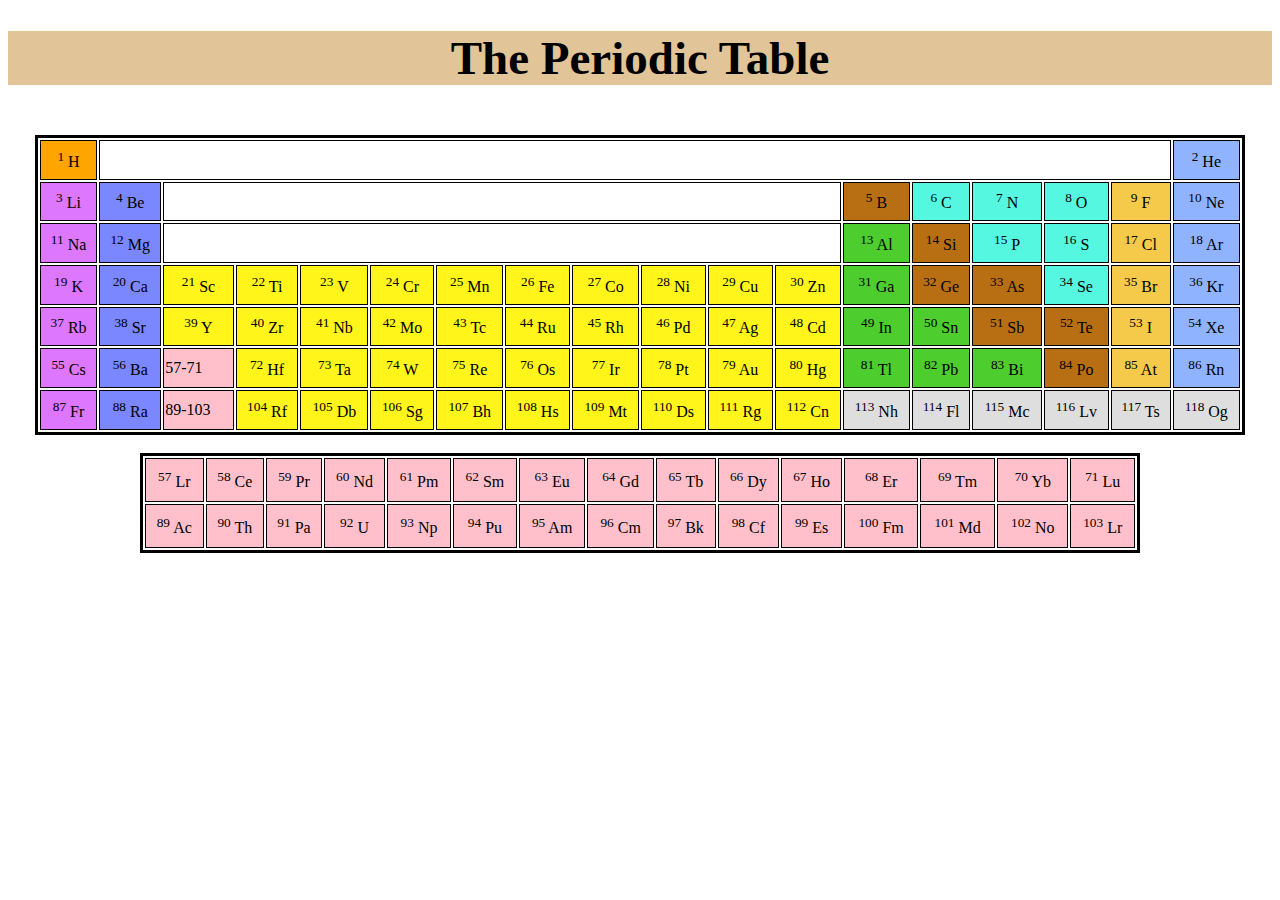
<file: Chap # 6/index.html>
<!DOCTYPE html>
<html lang="en">

<head>
    <meta charset="UTF-8">
    <meta name="viewport" content="width=device-width, initial-scale=1.0">
    <title> Periodic Table </title>
<head>


<body>
    <h1 style="text-align: center; font-size: 47px; background-color: rgb(225, 196, 152);">
    The Periodic Table </h1>
    

    <center>
    <table border="3" bordercolor="black" width="1210px" height="300px">

        <tr>
           <td bgcolor="orange" align="center"> <sup>1</sup>  H  </td> 
           <td colspan="16">  </td> 
           <td bgcolor="#90b3ff"  align="center"> <sup>2</sup>  He  </td> 
        </tr>

        <tr>
            <td bgcolor="#dd77fe" align="center"> <sup>3</sup>  Li  </td>
            <td bgcolor="#7a87ff" align="center"> <sup>4</sup>  Be  </td>
            <td colspan="10">  </td> 
            <td bgcolor="#b86f13" align="center"> <sup>5</sup>  B  </td>
            <td bgcolor="#56f7e" align="center"> <sup>6</sup>  C  </td>
            <td bgcolor="#56f7e" align="center"> <sup>7</sup>  N  </td>
            <td bgcolor="#56f7e" align="center"> <sup>8</sup>  O  </td>
            <td bgcolor="#f5c94a" align="center"> <sup>9</sup>  F  </td>
            <td bgcolor="#90b3ff" align="center"> <sup>10</sup>  Ne  </td>
        </tr>

        <tr>
            <td bgcolor="#dd77fe" align="center"> <sup>11</sup>  Na  </td>
            <td bgcolor="#7a87ff" align="center"> <sup>12</sup>  Mg  </td>
            <td colspan="10">  </td> 
            <td bgcolor="#4dcd2e" align="center"> <sup>13</sup>  Al  </td>
            <td bgcolor="#b86f13" align="center"> <sup>14</sup>  Si  </td>
            <td bgcolor="#56f7e" align="center"> <sup>15</sup>  P  </td>
            <td bgcolor="#56f7e" align="center"> <sup>16</sup>  S  </td>
            <td bgcolor="#f5c94a" align="center"> <sup>17</sup>  Cl  </td>
            <td bgcolor="#90b3ff" align="center"> <sup>18</sup>  Ar  </td>
        </tr>


        <tr>
            <td bgcolor="#dd77fe" align="center"> <sup>19</sup>  K  </td>
            <td bgcolor="#7a87ff" align="center"> <sup>20</sup>  Ca  </td>
            <td bgcolor="#fff51b" align="center"> <sup>21</sup>  Sc  </td>
            <td bgcolor="#fff51b" align="center"> <sup>22</sup>  Ti  </td>
            <td bgcolor="#fff51b" align="center"> <sup>23</sup>  V  </td>
            <td bgcolor="#fff51b" align="center"> <sup>24</sup>  Cr  </td> 
            <td bgcolor="#fff51b" align="center"> <sup>25</sup>  Mn  </td>
            <td bgcolor="#fff51b" align="center"> <sup>26</sup>  Fe  </td>
            <td bgcolor="#fff51b" align="center"> <sup>27</sup>  Co  </td>
            <td bgcolor="#fff51b" align="center"> <sup>28</sup>  Ni  </td>
            <td bgcolor="#fff51b" align="center"> <sup>29</sup>  Cu  </td>
            <td bgcolor="#fff51b" align="center"> <sup>30</sup>  Zn </td>

            <td bgcolor="#4dcd2e" align="center"> <sup>31</sup>  Ga  </td>
            <td bgcolor="#b86f13" align="center"> <sup>32</sup>  Ge  </td>
            <td bgcolor="#b86f13" align="center"> <sup>33</sup>  As  </td>
            <td bgcolor="#56f7e" align="center"> <sup>34</sup>  Se  </td>
            <td bgcolor="#f5c94a" align="center"> <sup>35</sup>  Br  </td>
            <td bgcolor="#90b3ff" align="center"> <sup>36</sup>  Kr  </td>    
        </tr>


        <tr>
            <td bgcolor="#dd77fe" align="center"> <sup>37</sup>  Rb  </td>
            <td bgcolor="#7a87ff" align="center"> <sup>38</sup>  Sr  </td>
            <td bgcolor="#fff51b" align="center"> <sup>39</sup>  Y  </td>
            <td bgcolor="#fff51b" align="center"> <sup>40</sup>  Zr  </td>
            <td bgcolor="#fff51b" align="center"> <sup>41</sup>  Nb  </td>
            <td bgcolor="#fff51b" align="center"> <sup>42</sup>  Mo  </td>
            <td bgcolor="#fff51b" align="center"> <sup>43</sup>  Tc  </td>
            <td bgcolor="#fff51b" align="center"> <sup>44</sup>  Ru  </td>
            <td bgcolor="#fff51b" align="center"> <sup>45</sup>  Rh  </td>
            <td bgcolor="#fff51b" align="center"> <sup>46</sup>  Pd  </td>
            <td bgcolor="#fff51b" align="center"> <sup>47</sup>  Ag  </td>
            <td bgcolor="#fff51b" align="center"> <sup>48</sup>  Cd  </td>

            <td bgcolor="#4dcd2e" align="center"> <sup>49</sup>  In  </td>
            <td bgcolor="#4dcd2e" align="center"> <sup>50</sup>  Sn  </td>
            <td bgcolor="#b86f13" align="center"> <sup>51</sup>  Sb  </td>
            <td bgcolor="#b86f13" align="center"> <sup>52</sup>  Te  </td>
            <td bgcolor="#f5c94a" align="center"> <sup>53</sup>  I  </td>
            <td bgcolor="#90b3ff" align="center"> <sup>54</sup>  Xe  </td>
        </tr>


        <tr> 
            <td bgcolor="#dd77fe" align="center"> <sup>55</sup>  Cs  </td>
            <td bgcolor="#7a87ff" align="center"> <sup>56</sup>  Ba  </td>
            <td bgcolor="pink"> 57-71</td>
            <td bgcolor="#fff51b" align="center"> <sup>72</sup>  Hf  </td>
            <td bgcolor="#fff51b" align="center"> <sup>73</sup>  Ta  </td>
            <td bgcolor="#fff51b" align="center"> <sup>74</sup>  W  </td>
            <td bgcolor="#fff51b" align="center"> <sup>75</sup>  Re  </td>
            <td bgcolor="#fff51b" align="center"> <sup>76</sup>  Os  </td>
            <td bgcolor="#fff51b" align="center"> <sup>77</sup>  Ir  </td>
            <td bgcolor="#fff51b" align="center"> <sup>78</sup>  Pt  </td>
            <td bgcolor="#fff51b" align="center"> <sup>79</sup>  Au  </td>
            <td bgcolor="#fff51b" align="center"> <sup>80</sup>  Hg  </td>

            <td bgcolor="#4dcd2e" align="center"> <sup>81</sup>  Tl  </td>
            <td bgcolor="#4dcd2e" align="center"> <sup>82</sup>  Pb  </td>
            <td bgcolor="#4dcd2e" align="center"> <sup>83</sup>  Bi  </td>
            <td bgcolor="#b86f13" align="center"> <sup>84</sup>  Po  </td>
            <td bgcolor="#f5c94a" align="center"> <sup>85</sup>  At  </td>
            <td bgcolor="#90b3ff" align="center"> <sup>86</sup>  Rn  </td>
        </tr>

        <tr>
            <td bgcolor="#dd77fe" align="center"> <sup>87</sup>  Fr  </td>
            <td bgcolor="#7a87ff" align="center"> <sup>88</sup>  Ra  </td>
            <td bgcolor="pink"> 89-103</td>
            <td bgcolor="#fff51b" align="center"> <sup>104</sup>  Rf  </td>
            <td bgcolor="#fff51b" align="center"> <sup>105</sup>  Db  </td>
            <td bgcolor="#fff51b" align="center"> <sup>106</sup>  Sg  </td>
            <td bgcolor="#fff51b" align="center"> <sup>107</sup>  Bh  </td>
            <td bgcolor="#fff51b" align="center"> <sup>108</sup>  Hs  </td>
            <td bgcolor="#fff51b" align="center"> <sup>109</sup>  Mt  </td>
            <td bgcolor="#fff51b" align="center"> <sup>110</sup>  Ds  </td>
            <td bgcolor="#fff51b" align="center"> <sup>111</sup>  Rg  </td>
            <td bgcolor="#fff51b" align="center"> <sup>112</sup>  Cn  </td>
            <td bgcolor="#dfdede" align="center"> <sup>113</sup>  Nh  </td>
            <td bgcolor="#dfdede" align="center"> <sup>114</sup>  Fl  </td>
            <td bgcolor="#dfdede" align="center"> <sup>115</sup>  Mc  </td>
            <td bgcolor="#dfdede" align="center"> <sup>116</sup>  Lv  </td>
            <td bgcolor="#dfdede" align="center"> <sup>117</sup>  Ts  </td>
            <td bgcolor="#dfdede" align="center"> <sup>118</sup>  Og  </td>
        </tr> <br> 
   

   <table border="3" bordercolor="black" width="1000px" height="100px">

        <tr>
           <td bgcolor="pink" align="center"> <sup>57</sup>  Lr  </td>
           <td bgcolor="pink" align="center"> <sup>58</sup>  Ce  </td>
           <td bgcolor="pink" align="center"> <sup>59</sup>  Pr  </td>
           <td bgcolor="pink" align="center"> <sup>60</sup>  Nd  </td>
           <td bgcolor="pink" align="center"> <sup>61</sup>  Pm  </td>
           <td bgcolor="pink" align="center"> <sup>62</sup>  Sm  </td>
           <td bgcolor="pink" align="center"> <sup>63</sup>  Eu  </td>
           <td bgcolor="pink" align="center"> <sup>64</sup>  Gd  </td>
           <td bgcolor="pink" align="center"> <sup>65</sup>  Tb  </td>
           <td bgcolor="pink" align="center"> <sup>66</sup>  Dy  </td>
           <td bgcolor="pink" align="center"> <sup>67</sup>  Ho  </td>
           <td bgcolor="pink" align="center"> <sup>68</sup>  Er  </td>
           <td bgcolor="pink" align="center"> <sup>69</sup>  Tm  </td>
           <td bgcolor="pink" align="center"> <sup>70</sup>  Yb  </td>
           <td bgcolor="pink" align="center"> <sup>71</sup>  Lu  </td> <br>
        </tr>

        <tr>
            <td bgcolor="pink" align="center"> <sup>89</sup>  Ac  </td>
            <td bgcolor="pink" align="center"> <sup>90</sup>  Th  </td>
            <td bgcolor="pink" align="center"> <sup>91</sup>  Pa  </td>
            <td bgcolor="pink" align="center"> <sup>92</sup>  U  </td>
            <td bgcolor="pink" align="center"> <sup>93</sup>  Np  </td>
            <td bgcolor="pink" align="center"> <sup>94</sup>  Pu  </td>
            <td bgcolor="pink" align="center"> <sup>95</sup>  Am  </td>
            <td bgcolor="pink" align="center"> <sup>96</sup>  Cm  </td>
            <td bgcolor="pink" align="center"> <sup>97</sup>  Bk  </td>
            <td bgcolor="pink" align="center"> <sup>98</sup>  Cf  </td>
            <td bgcolor="pink" align="center"> <sup>99</sup>  Es  </td>
            <td bgcolor="pink" align="center"> <sup>100</sup>  Fm  </td>
            <td bgcolor="pink" align="center"> <sup>101</sup>  Md  </td>
            <td bgcolor="pink" align="center"> <sup>102</sup>  No  </td>
            <td bgcolor="pink" align="center"> <sup>103</sup>  Lr  </td>
     </tr>
  </table>
</center>

</body>
</html>
</file>
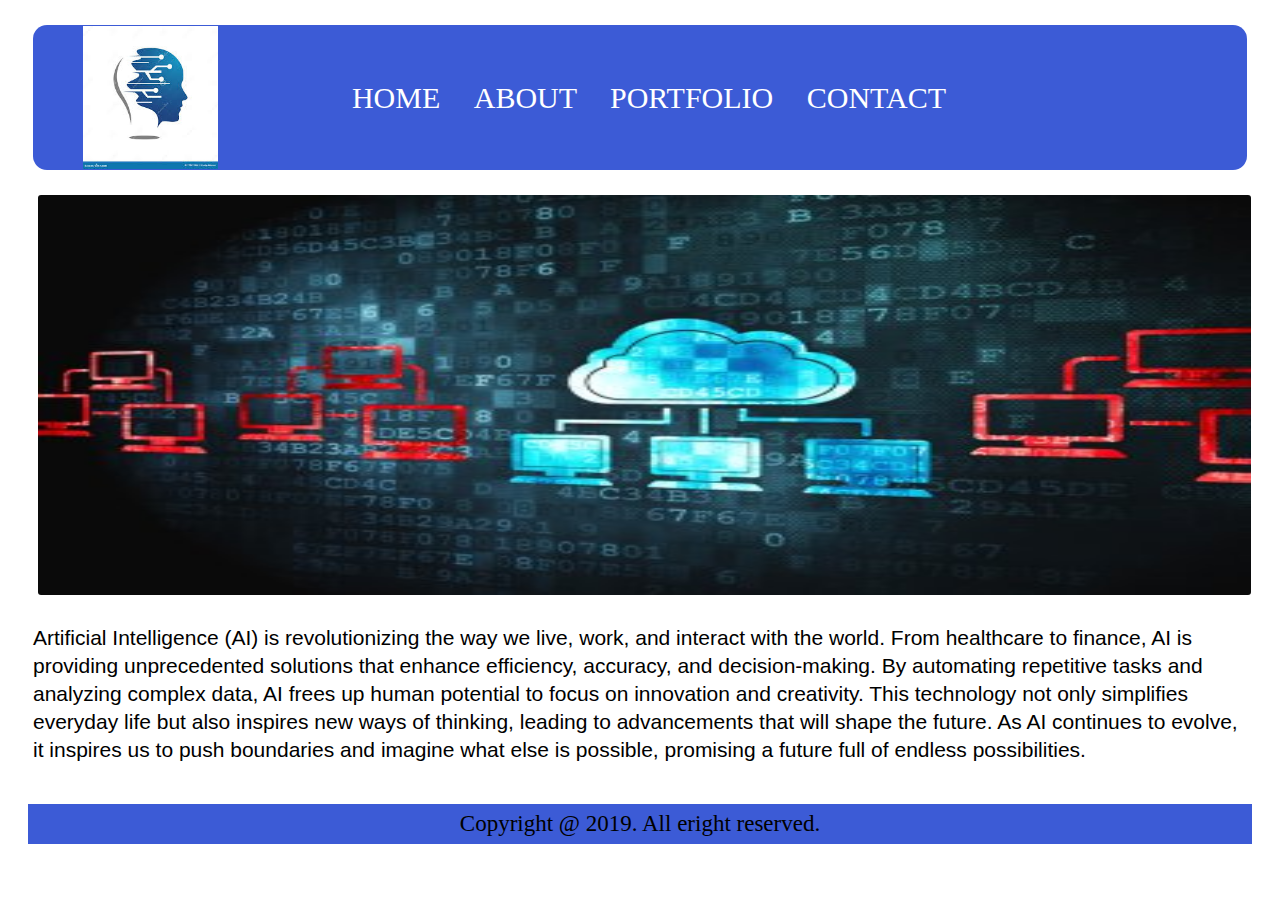
<file: Chap # 8  Final Assignment of HTML/index.html>
<!DOCTYPE html>
<html lang="en">

<head>
    <title> HOME PAGE</title>
    <link href="file2.html">

</head>

<body>
      <!-- Navigation Section -->

<nav style="background-color: rgb(60, 91, 214); padding: 25px; display:flex; align-items: center; justify-content: space-between; height: 95px; border-radius: 14px; margin: 25px;">

    <img style="height: 143px; margin-left: 25px;" src="logo.jpeg"  alt="logo">
            
      <ul style="list-style-type: none; display: inline-block; font-size: 30px; margin-right: 250px;">
      
          <li style="display: inline; margin-right: 26px;"> 
            <a href="index.html" style="text-decoration: none; color: white;">HOME</a> 
          </li>
      
          <li style="display: inline; margin-right: 26px;"> 
            <a href="about.html" style="text-decoration: none; color: white;" >ABOUT</a> 
          </li>
      
          <li style="display: inline; margin-right: 26px;"> 
            <a href="portfolio.html" style="text-decoration: none; color: white;" >PORTFOLIO</a>
          </li>
      
          <li style="display: inline;  margin-right: 26px;"> 
            <a href="contact.html" style="text-decoration: none; color: white;"> CONTACT </a> 
          </li>
    </ul>
</nav>



        <!-- Content Section -->

    <div>
        <img style="height: 400px; width: 96%; margin-left: 30px; border-radius: 3px;"  src ="image.jpg" alt="picture">
    </div>

    <div style="font-family: Arial; font-size: 21px; margin: 25px; line-height: 28px;  margin-bottom: 40px;">

        <p>Artificial Intelligence (AI) is revolutionizing the way we live, work, and interact with the world. From healthcare to finance, AI is providing unprecedented solutions that enhance efficiency, accuracy, and decision-making. By automating repetitive tasks and analyzing complex data, AI frees up human potential to focus on innovation and creativity. This technology not only simplifies everyday life but also inspires new ways of thinking, leading to advancements that will shape the future. As AI continues to evolve, it inspires us to push boundaries and imagine what else is possible, promising a future full of endless possibilities.</p>
    </div>
       

   <!-- footer Section -->
    <footer style="background-color: rgb(60, 91, 214); font-size: 23px; display: flex; justify-content: center; margin: 20px; padding: 7px;"> 

        Copyright @ 2019. All eright reserved.
    </footer>

</body>
</html>
</file>
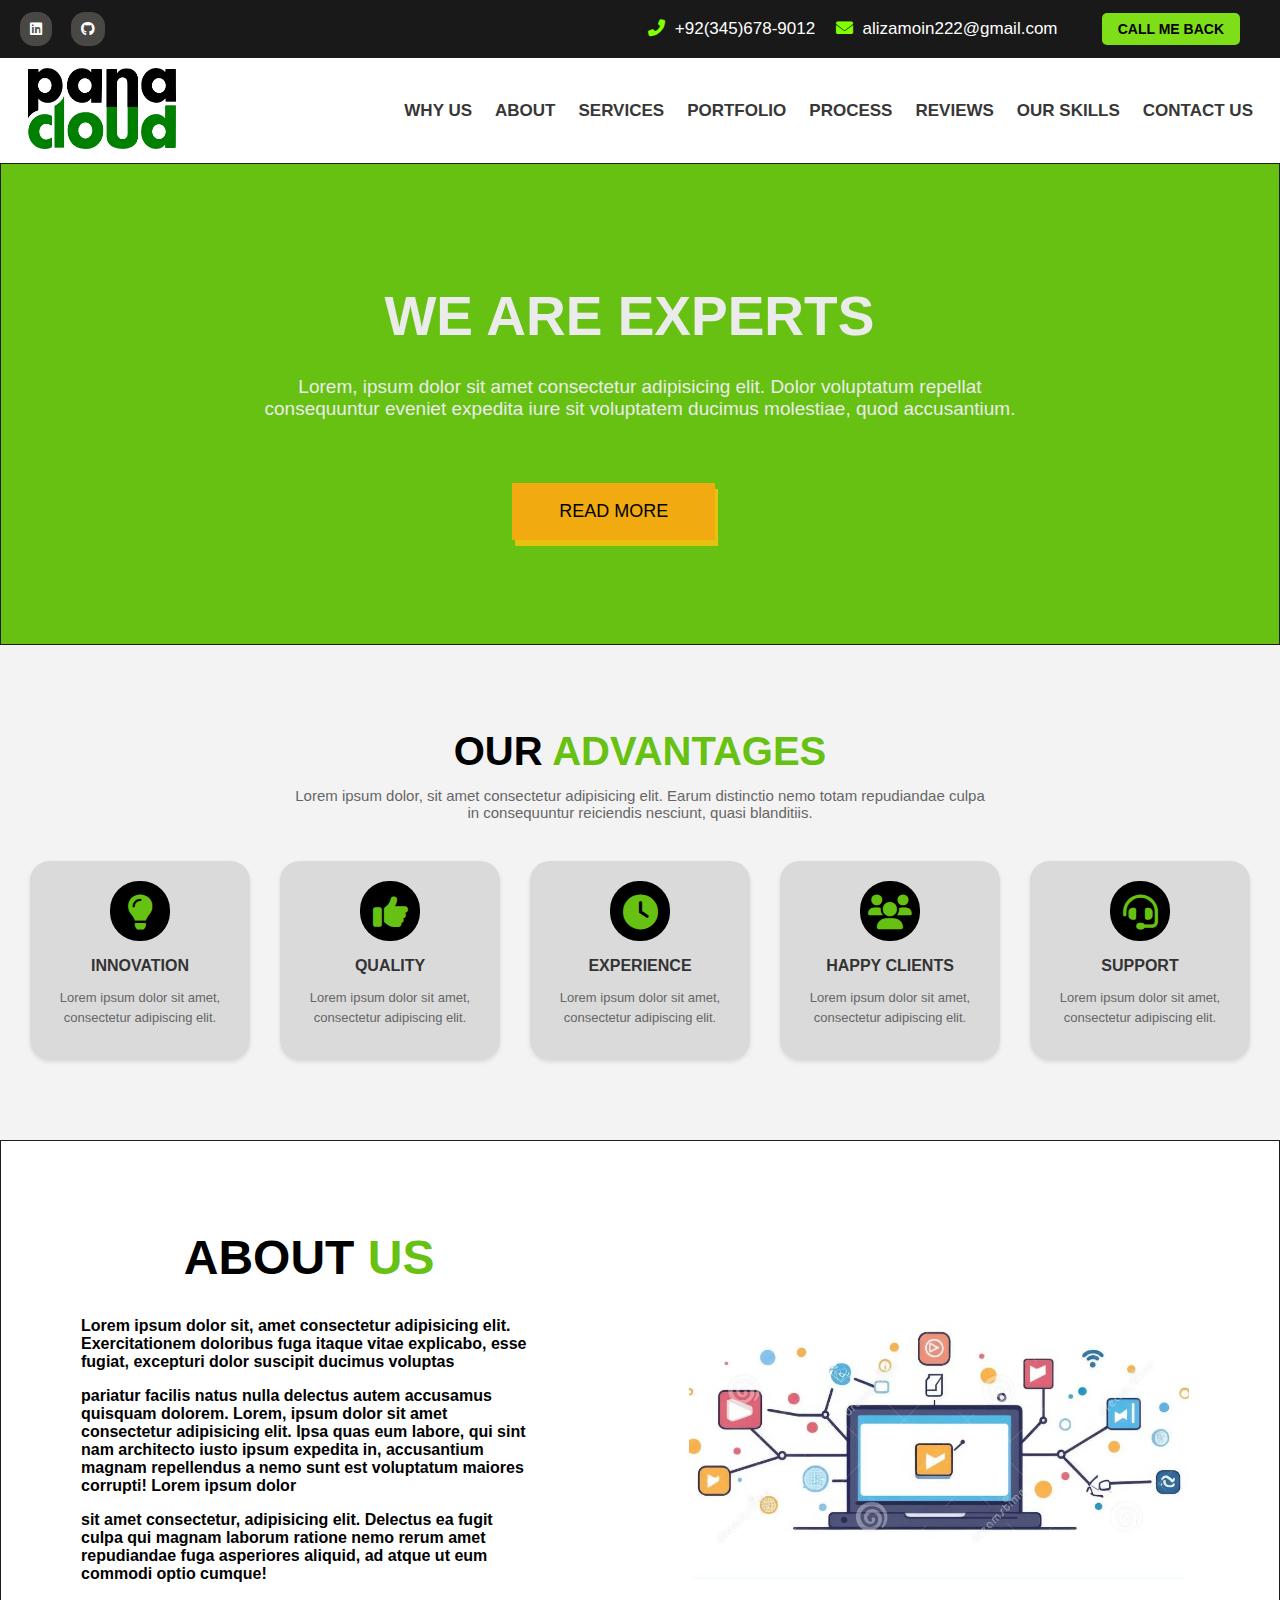
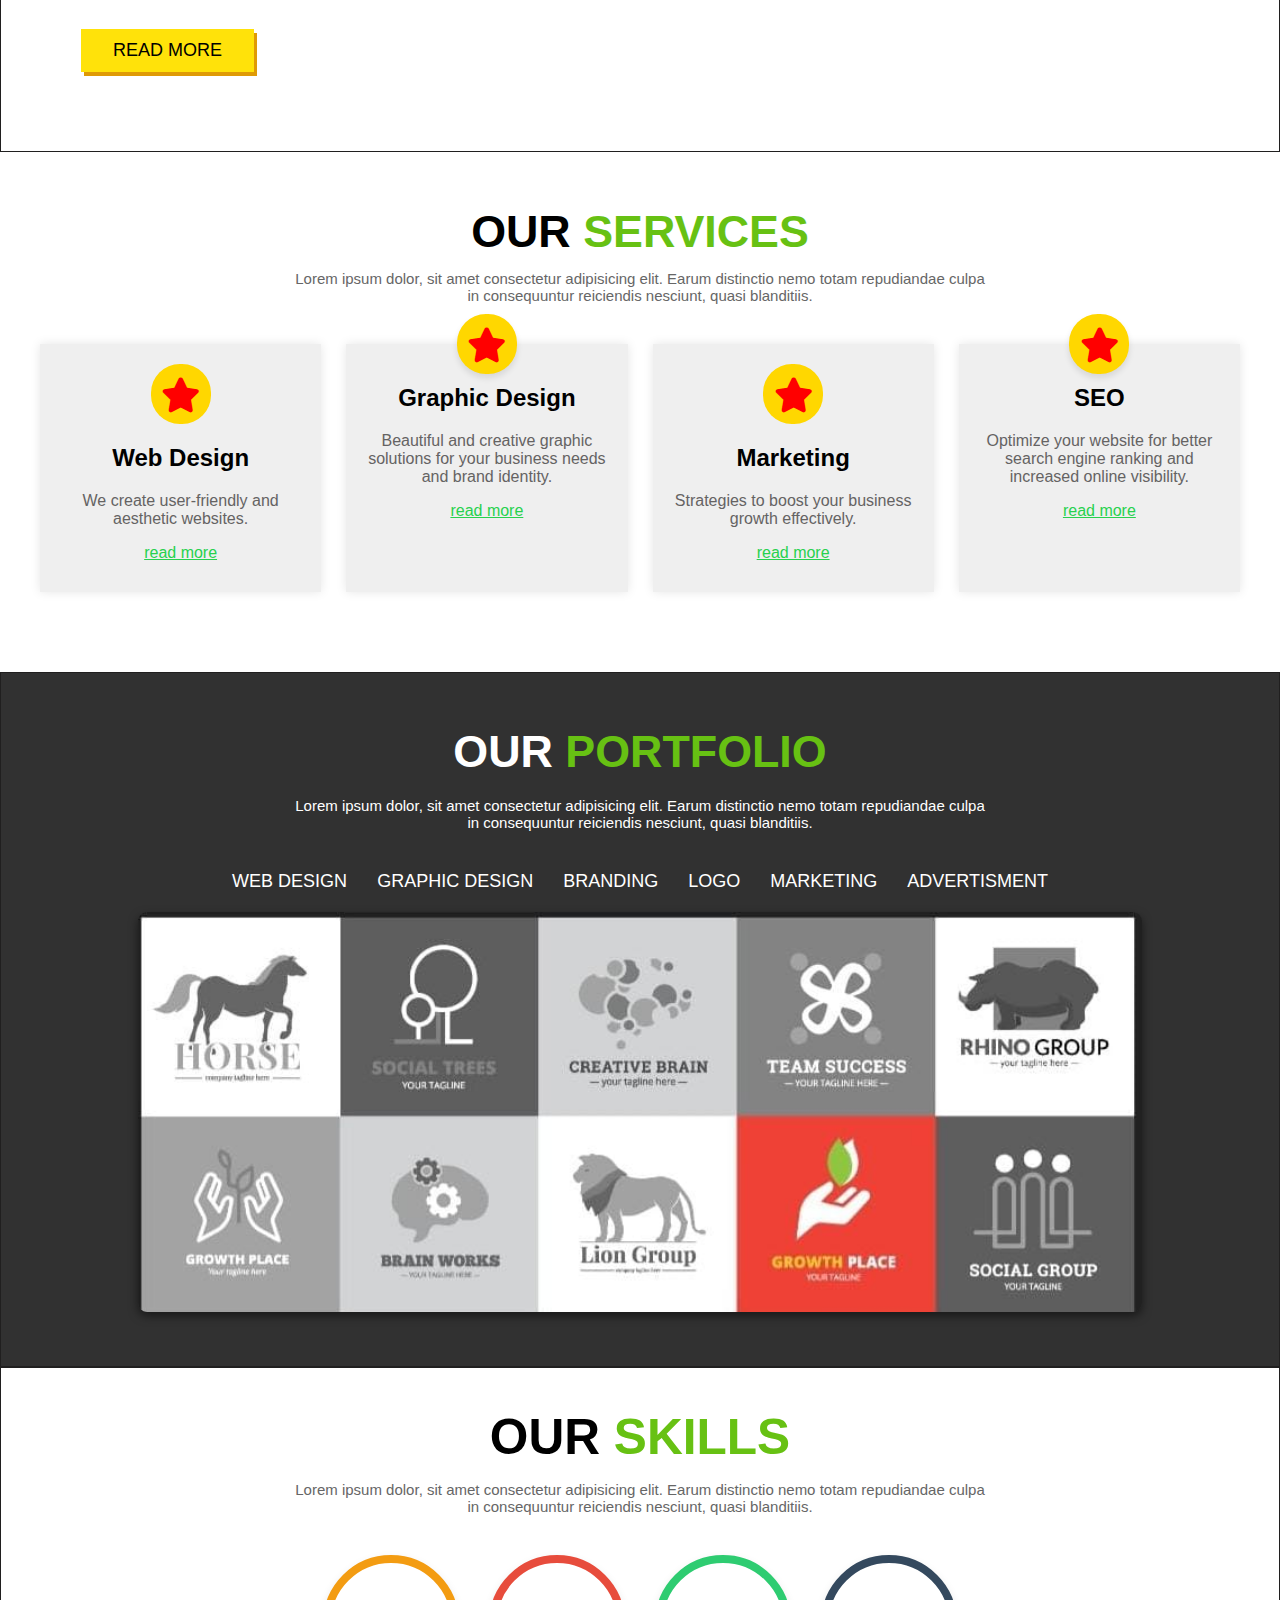
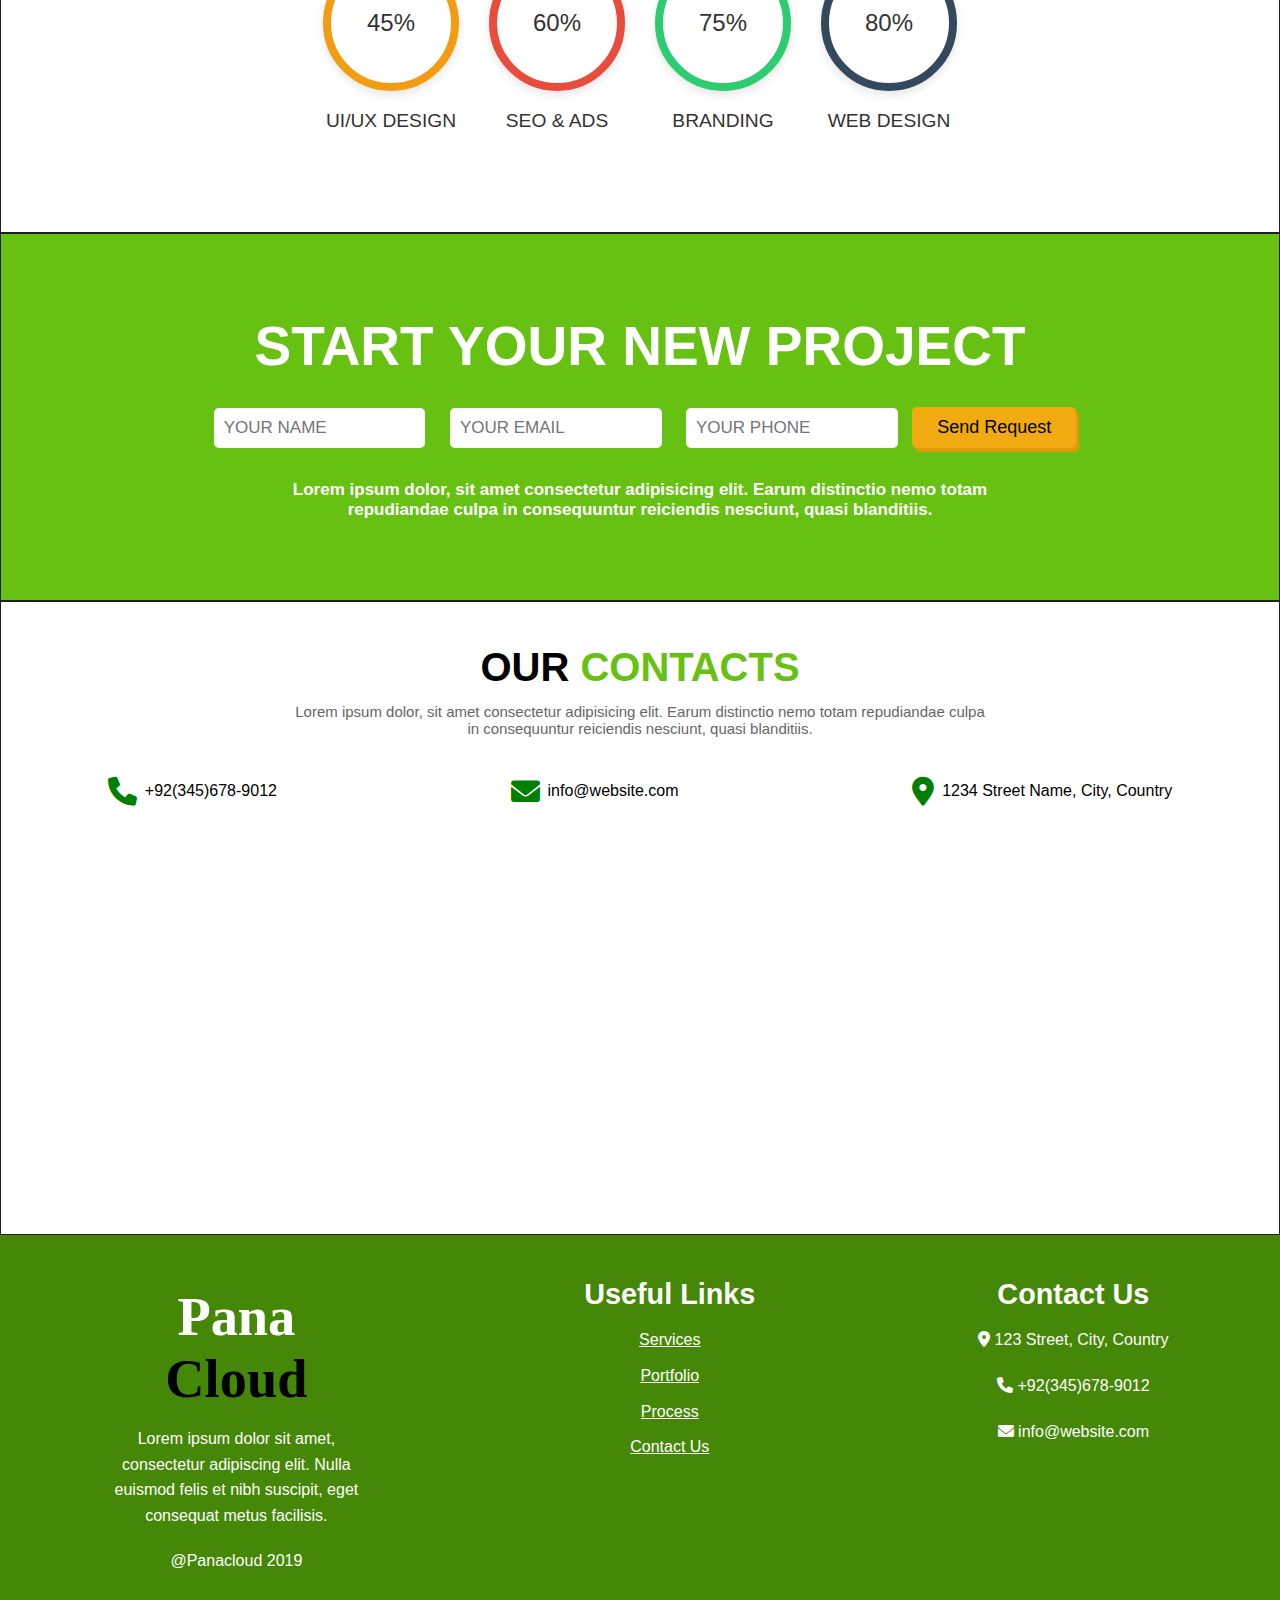
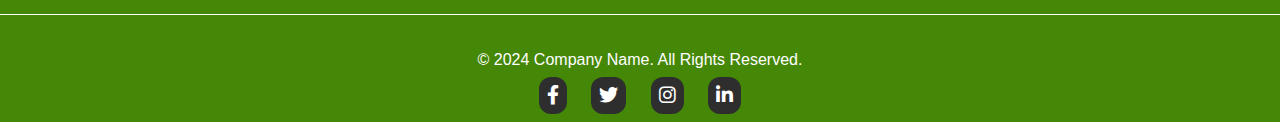
<file: FINAL CSS ASSIGNMENT/index.html>
<!DOCTYPE html>
<html lang="en">

<head>
    <meta charset="UTF-8">
    <meta name="viewport" content="width=device-width, initial-scale=1.0"> 
    <title> Company Portfolio </title>
    <link rel="stylesheet" href="style.css"> 
 
    <link rel="stylesheet" href="https://cdnjs.cloudflare.com/ajax/libs/font-awesome/6.0.0-beta3/css/all.min.css">

</head>

<body>
     <!-----------------------   Top bar    ---------------------------------->

      <div class="top-bar">
     
        <div class="social">
           <a href="https://www.linkedin.com/in/aliza-moin-b975a6276/" target="_blank"> 
            <i class="fab fa-linkedin"></i> 
           </a>

           <a href="https://github.com/aliza-moin18" target="_blank"> 
            <i class="fab fa-github"></i> 
           </a>
        </div>


        <div class="contact">
            <a href="tel:+92(345)678-9012">
                <i class="fas fa-phone-alt"></i> +92(345)678-9012
            </a>

            <a href="alizamoin222@gmail.com">
                <i class="fas fa-envelope"></i> alizamoin222@gmail.com
            </a>
        </div>

         <button class="back"> CALL ME BACK </button>
      </div>
  
      
     <!-----------------------   Navigation Section   ---------------------------------->

    <header>
        <div class="logo">
            <img src="logoo.png">
        </div>
    
        <nav class ="menu">
            <input type="checkbox" id="menu-toggle" class="menu-toggle">
            <label for="menu-toggle" class="hamburger">
                <span></span>
                <span></span>
                <span></span>
             </label>
            
            <ul>
                <li><a href="#"> WHY US </a> </li>
                <li><a href="#"> ABOUT </a> </li>
                <li><a href="#"> SERVICES </a> </li>
                <li><a href="#"> PORTFOLIO </a></li>
                <li><a href="#"> PROCESS </a></li>
                <li><a href="#"> REVIEWS </a></li>
                <Li><a href="#"> OUR SKILLS </a></Li>
                <li><a href="#"> CONTACT US </a></li>
            </ul>
        </nav>
    </header>


     <!-----------------------    CONTENT Section   ---------------------------------->
    <div class="content">

        <h1> WE ARE EXPERTS </h1>
        <p> Lorem, ipsum dolor sit amet consectetur adipisicing elit. Dolor voluptatum repellat consequuntur eveniet expedita iure sit voluptatem ducimus molestiae, quod accusantium.
        </p>
        <button> READ MORE </button>
    </div>


     <!-----------------------    Advantages Section   ---------------------------------->

    <section class="advantages">

         <h1> OUR <span style="color: rgb(103, 193, 19);"> ADVANTAGES</span> </h1>
         <p class="section-description">Lorem ipsum dolor, sit amet consectetur adipisicing elit. Earum distinctio nemo totam repudiandae culpa in consequuntur reiciendis nesciunt, quasi blanditiis.</p>

    <div class="adv-container">

      <div class="advantage-item">
        <div class="icon-container">
            <i class="fas fa-lightbulb"></i>
        </div>
      <h3>INNOVATION</h3>
      <p>Lorem ipsum dolor sit amet, consectetur adipiscing elit.</p>
        </div>
      <div class="advantage-item">
        <div class="icon-container">
            <i class="fas fa-thumbs-up"></i>
        </div>

       <h3>QUALITY</h3>
       <p>Lorem ipsum dolor sit amet, consectetur adipiscing elit.</p>
      </div>
      <div class="advantage-item">
        <div class="icon-container">
            <i class="fas fa-clock"></i>
        </div>

        <h3>EXPERIENCE</h3>
        <p>Lorem ipsum dolor sit amet, consectetur adipiscing elit.</p>
      </div>
      <div class="advantage-item">
        <div class="icon-container">
             <i class="fas fa-users"></i>
        </div>
      
        <h3>HAPPY CLIENTS</h3>
        <p>Lorem ipsum dolor sit amet, consectetur adipiscing elit.</p>
      </div>
     
      <div class="advantage-item">
        <div class="icon-container">
            <i class="fas fa-headset"></i>
        </div>

        <h3>SUPPORT</h3>
        <p>Lorem ipsum dolor sit amet, consectetur adipiscing elit.</p>
        </div>
     </div>
  </section>
  

     <!-----------------------   About Section   ---------------------------------->

   <section class="about">

         <div class="text">
            <h1> ABOUT <span style="color: rgb(103, 193, 19);"> US</span> </h1>
            <p> Lorem ipsum dolor sit, amet consectetur adipisicing elit. Exercitationem doloribus fuga itaque vitae explicabo, esse fugiat, excepturi dolor suscipit ducimus voluptas</p>
            <p> pariatur facilis natus nulla delectus autem accusamus quisquam dolorem. Lorem, ipsum dolor sit amet consectetur adipisicing elit. Ipsa quas eum labore, qui sint nam architecto iusto ipsum expedita in, accusantium magnam repellendus a nemo sunt est voluptatum maiores corrupti! Lorem ipsum dolor </p>
            <p >sit amet consectetur, adipisicing elit. Delectus ea fugit culpa qui magnam laborum ratione nemo rerum amet repudiandae fuga asperiores aliquid, ad atque ut eum commodi optio cumque! </p> 

             <button class="btn"> READ MORE </button> 
        </div>

        <div class="image">
            <img src="about.jpg">
        </div>

   </section>


     <!-----------------------   Service Section   ---------------------------------->

   <section class="services">

       <h1> OUR <span style="color: rgb(103, 193, 19);"> SERVICES </span> </h1>
        <p class="section-description">Lorem ipsum dolor, sit amet consectetur adipisicing elit. Earum distinctio nemo totam repudiandae culpa in consequuntur reiciendis nesciunt, quasi blanditiis.</p>

  <div class="services-container">
      
      <div class="service-box">
          <div class="icons-container">
             <i class="fas fa-star"></i>
          </div>
        <h3>Web Design</h3>
        <p>We create user-friendly and aesthetic websites.</p>
        <a href="#" style="color: #27d14e;">read more</a>
      </div>
  
      <div class="service-box">
          <div class="icons-container outside">
             <i class="fas fa-star"></i>
          </div>
        <h3>Graphic Design</h3>
        <p>Beautiful and creative graphic solutions for your business needs and brand identity.</p>
        <a href="#" style="color: #27d14e;">read more</a>
      </div>
  
      <div class="service-box">
           <div class="icons-container">
              <i class="fas fa-star"></i>
           </div>
        <h3>Marketing</h3>
        <p>Strategies to boost your business growth effectively.</p>
        <a href="#" style="color: #27d14e;">read more</a>
      </div>
  
      <div class="service-box">
           <div class="icons-container outside">
              <i class="fas fa-star"></i>
           </div>
         <h3>SEO</h3>
          <p>Optimize your website for better search engine ranking and increased online visibility.</p>
        <a href="#" style="color: #27d14e;">read more</a>
      </div>

    </div>
  </section>
      

     <!-----------------------   Portfolio Section   ---------------------------------->

    <section class="portfolio">
        <h1> OUR <span style="color: rgb(103, 193, 19);"> PORTFOLIO </span> </h1>
        <p class="port-description">Lorem ipsum dolor, sit amet consectetur adipisicing elit. Earum distinctio nemo totam repudiandae culpa in consequuntur reiciendis nesciunt, quasi blanditiis.</p>

        <div class="categories">
            <a href="#">WEB DESIGN</a>
            <a href="#">GRAPHIC DESIGN</a>
            <a href="#">BRANDING</a>
            <a href="#">LOGO</a>
            <a href="#">MARKETING</a>
            <a href="#">ADVERTISMENT</a>
        </div>

        <div class="container">
            <img src="portfolio.jpg" alt="Portfolio Screenshot">
        </div>
    </section>
    

    <!-----------------------   Skill Section   ---------------------------------->

<section class="our-skills">
       <h1> OUR <span style="color: rgb(103, 193, 19);"> SKILLS  </span> </h1>
       <p class="section-description">Lorem ipsum dolor, sit amet consectetur adipisicing elit. Earum distinctio nemo totam repudiandae culpa in consequuntur reiciendis nesciunt, quasi blanditiis.</p>

    <div class="skills-container">

        <div class="skill skill-45">
            <div class="circle">
                <span>45%</span>
            </div>
            <p>UI/UX DESIGN</p>
        </div>

        <div class="skill skill-60">
            <div class="circle">
                <span>60%</span>
            </div>
            <p>SEO & ADS</p>
        </div>

        <div class="skill skill-75">
            <div class="circle">
                <span>75%</span>
            </div>
            <p>BRANDING</p>
        </div>

        <div class="skill skill-80">
            <div class="circle">
                <span>80%</span>
            </div>
            <p>WEB DESIGN</p>
        </div>

    </div>
</section>


  <!-----------------------   Start Project Section   ---------------------------------->

  <section class="start-project">
    <h1>START YOUR NEW PROJECT</h1>
    <form>
        <input type="text" placeholder="YOUR NAME">
        <input type="email" placeholder="YOUR EMAIL">
        <input type="phone" placeholder="YOUR PHONE">
        <button type="submit">Send Request</button>
    </form>
    <p class="description">Lorem ipsum dolor, sit amet consectetur adipisicing elit. Earum distinctio nemo totam repudiandae culpa in consequuntur reiciendis nesciunt, quasi blanditiis.</p>
</section>


    <!---------------------------   CONTACT SECTION   ----------------------------->

<section class="contact-section">

        <h1> OUR <span style="color: rgb(103, 193, 19);"> CONTACTS </span> </h1>
          <p class="section-description">Lorem ipsum dolor, sit amet consectetur adipisicing elit. Earum distinctio nemo totam repudiandae culpa in consequuntur reiciendis nesciunt, quasi blanditiis.</p>
          
        <div class="contact-infom">
            <div class="contact-type">
                <i class="fas fa-phone"></i>
                <p>+92(345)678-9012</p>
            </div>

        <div class="contact-type">
                <i class="fas fa-envelope"></i>
                <p>info@website.com</p>
            </div>

        <div class="contact-type">
                <i class="fas fa-map-marker-alt"></i>
                <p>1234 Street Name, City, Country</p>
            </div>
        </div>
    </div>
        <div class="row">
           <iframe src="https://www.google.com/maps/embed?pb=!1m18!1m12!1m3!1d2463.299332437841!2d67.02248855219224!3d24.850324222606048!2m3!1f0!2f0!3f0!3m2!1i1024!2i768!4f13.1!3m3!1m2!1s0x3eb33e75a28531d1%3A0x412558657f5ff4a8!2sGovernor%20House%20Sindh!5e0!3m2!1sen!2s!4v1727926435560!5m2!1sen!2s" width="100%" height="400" style="border:0;" allowfullscreen="" loading="lazy" referrerpolicy="no-referrer-when-downgrade">
          </iframe>
      </div>
</section>


<!---------------------------  Footer Section  ---------------------------------------->
<footer class="footer">
    <div class="footer-container">

        <!-- Company Info -->
        <div class="footer-section">
            <h1> Pana <span style="color:rgb(0, 0, 0);"> Cloud </span> </h1>
            <p>Lorem ipsum dolor sit amet, consectetur adipiscing elit. Nulla euismod felis et nibh suscipit, eget consequat metus facilisis.</p>
            <p> @Panacloud 2019 </p>
        </div>

        <!-- Useful Links -->
        <div class="footer-section useful-links">
            <h3>Useful Links</h3>
            <ul>
                <li><a href="#">Services</a></li>
                <li><a href="#">Portfolio</a></li>
                <li><a href="#">Process</a></li>
                <li><a href="#">Contact Us</a></li>
            </ul>
        </div>

        <!-- Contact Information -->
        <div class="footer-section contact-info">
            <h3>Contact Us</h3>
            <p><i class="fas fa-map-marker-alt"></i> 123 Street, City, Country</p>
            <p><i class="fas fa-phone"></i> +92(345)678-9012 </p>
            <p><i class="fas fa-envelope"></i> info@website.com</p>
        </div>
    </div>

       <!-- Bottom -->
    <div class="footer-bottom">
        <p>&copy; 2024 Company Name. All Rights Reserved.</p>
        <div class="social-icons">
            <a href="#"><i class="fab fa-facebook-f"></i></a>
            <a href="#"><i class="fab fa-twitter"></i></a>
            <a href="#"><i class="fab fa-instagram"></i></a>
            <a href="#"><i class="fab fa-linkedin-in"></i></a>
        </div>
    </div>
</footer>

</body>
</html>
</file>
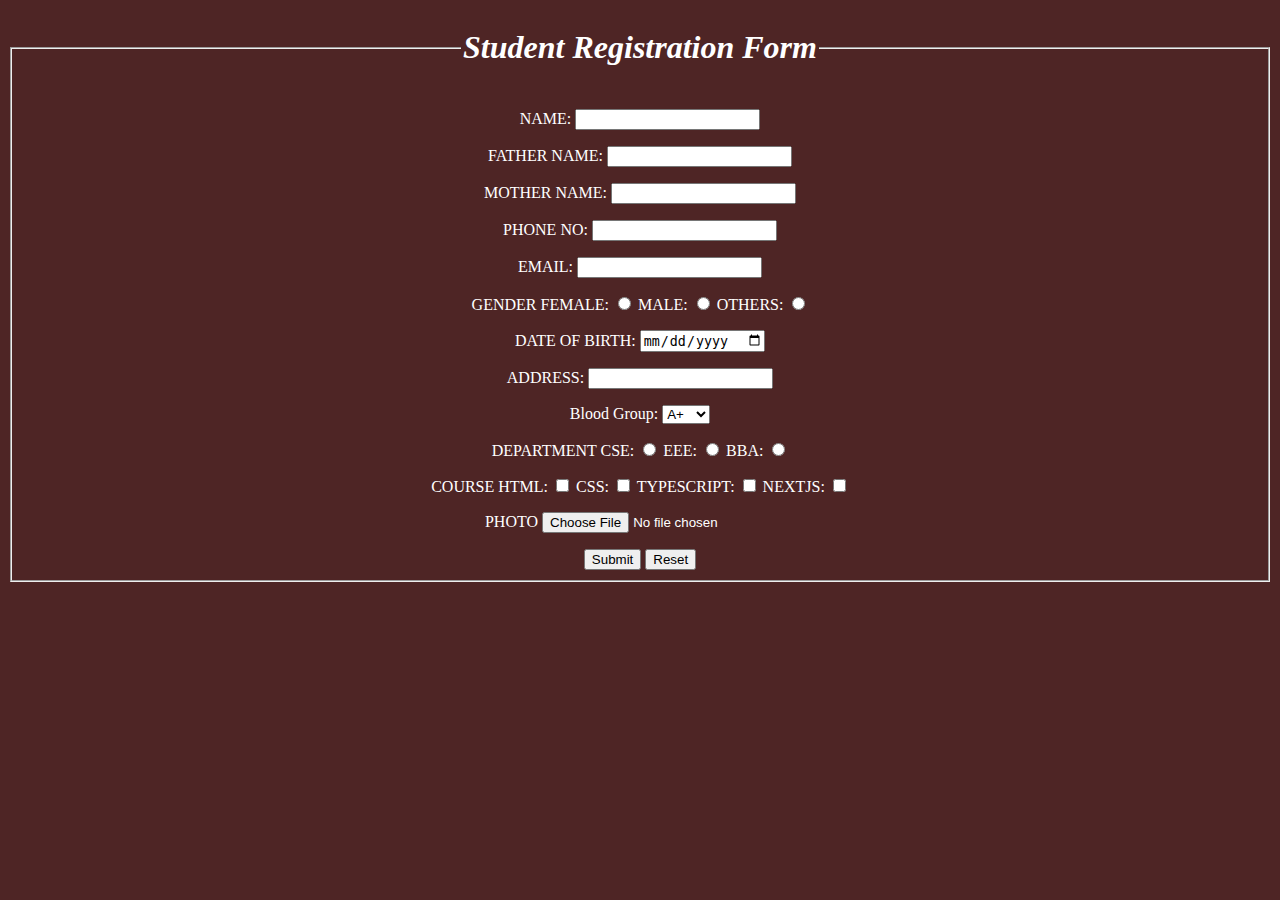
<file: Student Regestration Form/index.html>
<!DOCTYPE html>
<html lang="en">

<head>
    <meta charset="UTF-8">
    <meta name="viewport" content="width=device-width, initial-scale=1.0">
    <title> Student Registration Form </title>
 
</head>

<body style="background-color: rgb(78, 37, 37); color: rgb(255, 255, 255);">


  <form align="center">

    <fieldset> 
      <legend>
        <h1><i> Student Registration Form </i></h1>
      </legend>
        
     
        <p><label> NAME: <input type="text" id="name" name="name"/></label> </p>
        <p><label> FATHER NAME: <input type="text" id="F name" name="father name"/></label> </p>
        <p><label> MOTHER NAME: <input type="text" id="M name" name="mother name"/></label> </p>
        <p><label>  PHONE NO: <input type="text" id="phone" name="phone num"/> </label></p>
        <p><label>  EMAIL: <input type="text" id="email" name="email"> </label></p>
    

        <p> GENDER <label> FEMALE: <input type="radio" name="gender"> </label>
        <label> MALE: <input type="radio" name="gender"> </label>
        <label> OTHERS: <input type="radio" name="gender"> </label> </p>
  

        <p><label> DATE OF BIRTH: <input type="date" name="dob"/> </label></p>

        <p><label> ADDRESS: <input type="text" name="address"/> </label></p>
  

         <label for="bloodGroup">Blood Group:</label>
         <select id="bloodGroup" name="bloodGroup">
           <option value="A+">A+</option>
           <option value="A-">A-</option>
           <option value="B+">B+</option>
           <option value="B-">B-</option>
           <option value="O+">O+</option>
           <option value="O-">O-</option>
           <option value="AB+">AB+</option>
           <option value="AB-">AB-</option>
         </select>
          

        <p> DEPARTMENT 
          <label> CSE: <input type="radio" name="department" value="CSE"/> </label> 
          <label> EEE: <input type="radio" name="department" value="EEE"/> </label> 
          <label> BBA: <input type="radio" name="department" value="BBA"/> </label> 
        </p>
  
            
        <p> COURSE
          <label> HTML: <input type="checkbox" name="course" value="HTML"/> </label> 
          <label> CSS: <input type="checkbox" name="course" value="CSS" /> </label> 
          <label> TYPESCRIPT: <input type="checkbox" name="course" value="TYPESCRIPT"/> </label> 
          <label> NEXTJS: <input type="checkbox" name="course" value="NEXTJS"/> </label> 
        </p>
  
        <p> 
          <label>PHOTO <input type="file" value="image"/>  </label>
        </p>
   
      <button> Submit </button>
      <button> Reset </button>
  
    </fieldset>

  </form>


</body>
</html>
</file>
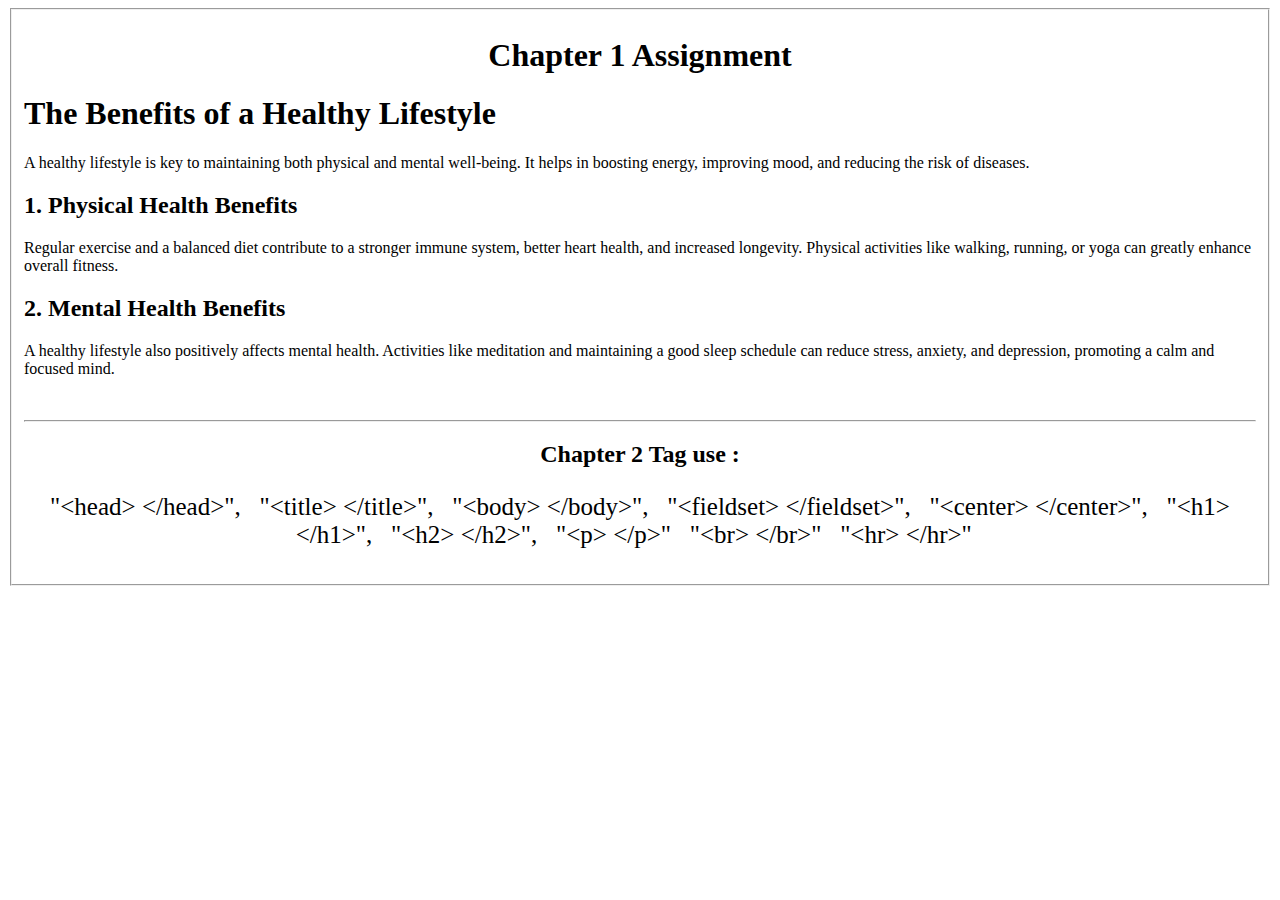
<file: Chap # 1/chap1.html>
<!DOCTYPE html>
<html lang="en">

<head>
    <meta charset="UTF-8">
    <meta name="viewport" content="width=device-width, initial-scale=1.0">
    <title> HTML BASICS :</title>
</head>

<body>
   <fieldset> 

<center> <h1>Chapter 1 Assignment</h1></center>

  <h1> The Benefits of a Healthy Lifestyle </h1>
     <p> A healthy lifestyle is key to maintaining both physical and mental well-being. It helps in boosting energy, improving mood, and reducing the risk of diseases.</p>

  <h2> 1. Physical Health Benefits  </h2>
     <p> Regular exercise and a balanced diet contribute to a stronger immune system, better heart health, and increased longevity. Physical activities like walking, running, or yoga can greatly enhance overall fitness.</p>

  <h2> 2. Mental Health Benefits </h2>
     <p> A healthy lifestyle also positively affects mental health. Activities like meditation and maintaining a good sleep schedule can reduce stress, anxiety, and depression, promoting a calm and focused mind.</p> <br> <hr>


<center>
<h2> Chapter 2 Tag use : </h2> 

<p style="font-size: 25px;">
  "&lt;head&gt; &lt;/head&gt;",  &nbsp;    
  "&lt;title&gt; &lt;/title&gt;",  &nbsp;   
  "&lt;body&gt; &lt;/body&gt;",  &nbsp;   
  "&lt;fieldset&gt; &lt;/fieldset&gt;",  &nbsp;   
  "&lt;center&gt; &lt;/center&gt;",  &nbsp; 
  "&lt;h1&gt; &lt;/h1&gt;",  &nbsp; 
  "&lt;h2&gt; &lt;/h2&gt;",  &nbsp;   
  "&lt;p&gt; &lt;/p&gt;"  &nbsp; 
  "&lt;br&gt; &lt;/br&gt;"  &nbsp;
  "&lt;hr&gt; &lt;/hr&gt;"  &nbsp;
</p>
</center>

  </fieldset> 

   </body>
</html>
</file>
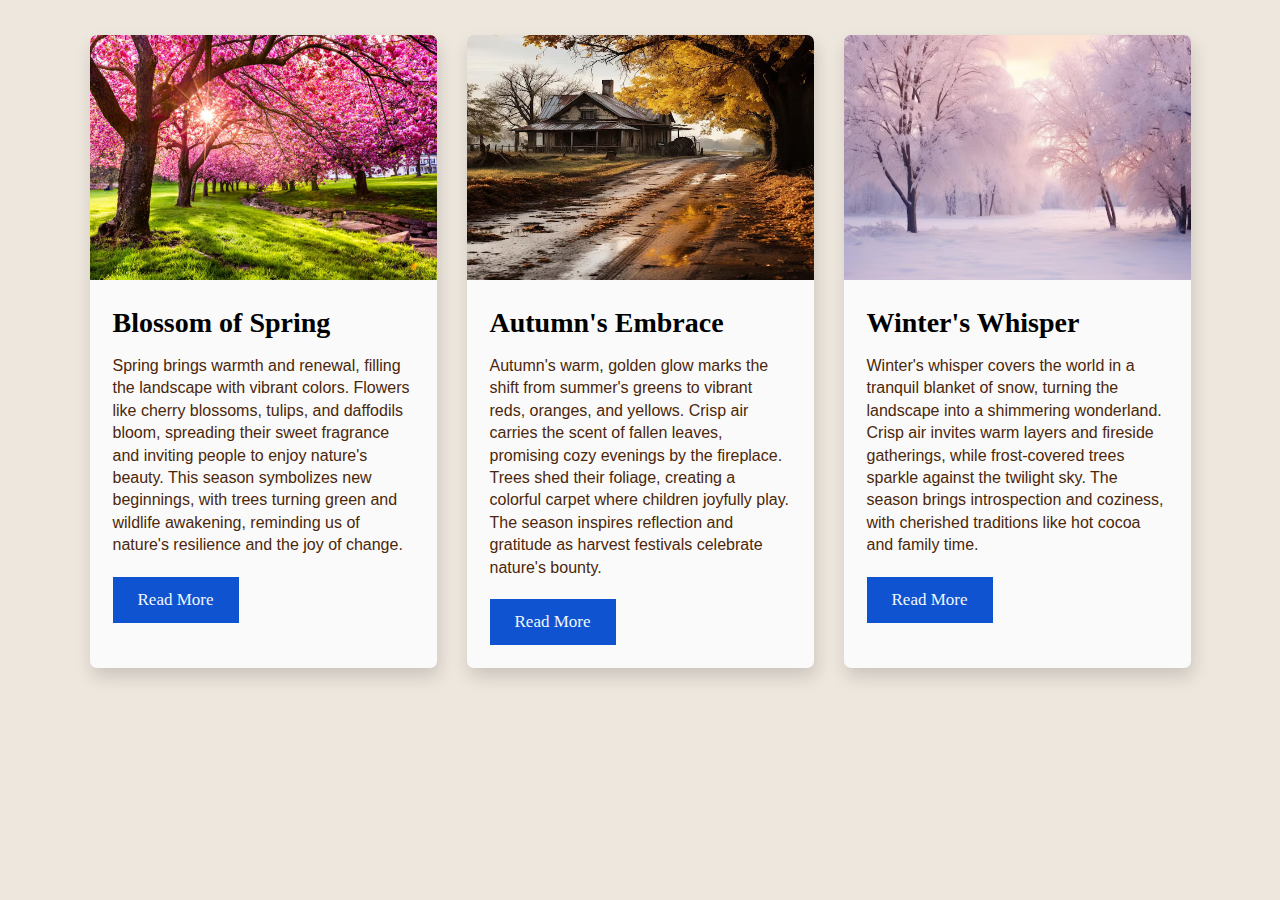
<file: Chap # 10/cards.html>
<!DOCTYPE html>
<html lang="en">

<head>
    <meta charset="UTF-8">
    <meta name="viewport" content="width=device-width, initial-scale=1.0">
     <title> CSS Task # 1</title>
     <link rel="stylesheet" href="style.css">

</head>

<body>
 <div class="container">

    <div class="card">
        <img class="img" src="spring.jpg">

        <div class="content">
            <h2> Blossom of Spring  </h2> 
            <p>  Spring brings warmth and renewal, filling the landscape with vibrant colors. Flowers like cherry blossoms, tulips, and daffodils bloom, spreading their sweet fragrance and inviting people to enjoy nature's beauty. This season symbolizes new beginnings, with trees turning green and wildlife awakening, reminding us of nature's resilience and the joy of change. </p>

            <a href=""  class="bttn" > Read More </a>
        </div>
    </div>


    <div class="card">
        <img class="img" src="autumn.avif">

        <div class="content">
            <h2> Autumn's Embrace </h2> 
            <p> Autumn's warm, golden glow marks the shift from summer's greens to vibrant reds, oranges, and yellows. Crisp air carries the scent of fallen leaves, promising cozy evenings by the fireplace. Trees shed their foliage, creating a colorful carpet where children joyfully play. The season inspires reflection and gratitude as harvest festivals celebrate nature's bounty.   </p>

            <a href="" class="bttn" > Read More </a>
        </div>
    </div>


    <div class="card">
        <img class="img" src="winter.avif">

        <div class="content">
            <h2> Winter's Whisper  </h2> 
            <p> Winter's whisper covers the world in a tranquil blanket of snow, turning the landscape into a shimmering wonderland. Crisp air invites warm layers and fireside gatherings, while frost-covered trees sparkle against the twilight sky. The season brings introspection and coziness, with cherished traditions like hot cocoa and family time.   </p>

            <a href=""  class="bttn" > Read More </a>
        </div>
    </div>
</div>

</body>
</html>
</file>
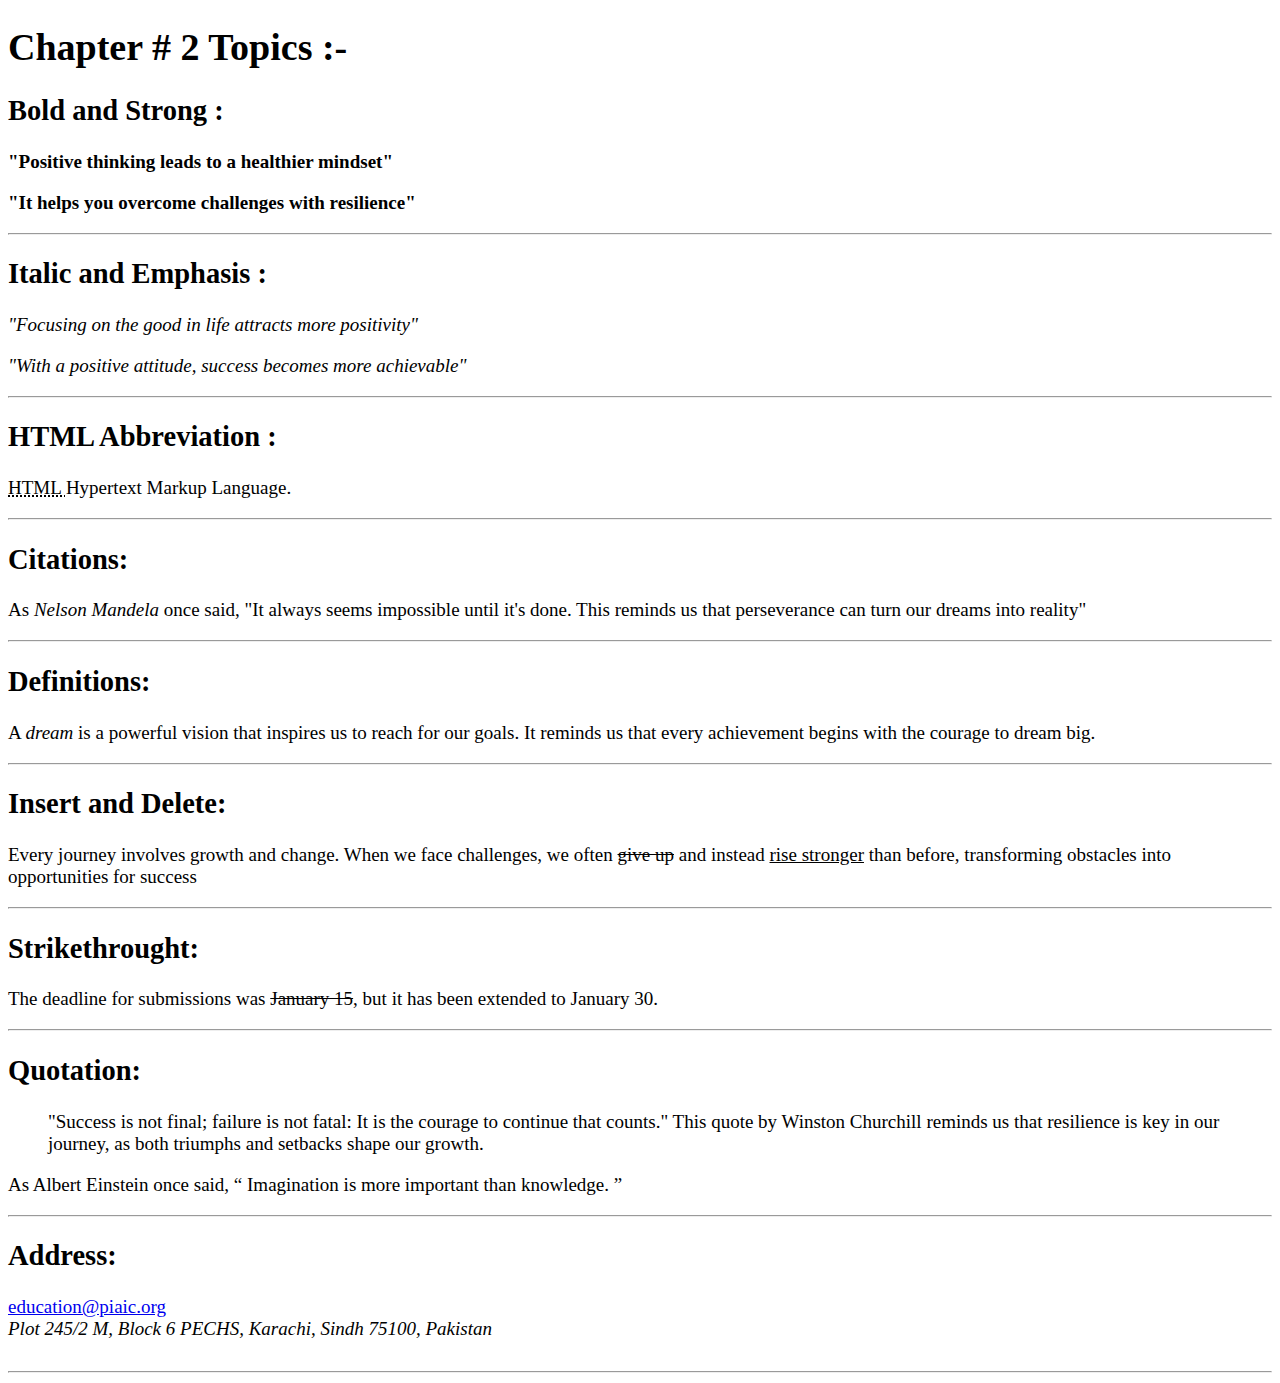
<file: Chap # 2/chap2.html>
<!DOCTYPE html>
<html lang="en">

<head>
    <meta charset="UTF-8">
    <meta name="viewport" content="width=device-width, initial-scale=1.0">
    <title>cHTML Basic </title>
</head>

<body style="font-size: 19px;">
    <h1> Chapter # 2 Topics :- </h1>

    <h2> Bold and Strong : </h2>
      <p> <b> "Positive thinking leads to a healthier mindset" </b></p>
      <p> <strong> "It helps you overcome challenges with resilience" </strong></p>  <hr>


    <h2> Italic and Emphasis : </h2>
      <p> <i> "Focusing on the good in life attracts more positivity" </i></p>
      <p> <em> "With a positive attitude, success becomes more achievable" </em></p>   <hr>


    <h2> HTML Abbreviation : </h2>
      <p> <abbr title="Hypertext Markup Language"> HTML </abbr> Hypertext Markup Language. </p><hr>


    <h2> Citations: </h2>
      <p> As <cite> Nelson Mandela </cite> once said, "It always seems impossible until it's done. This reminds us that perseverance can turn our dreams into reality"</p> <hr>


    <h2> Definitions: </h2>
       <p> A <dfn>dream</dfn> is a powerful vision that inspires us to reach for our goals. It reminds us that every achievement begins with the courage to dream big.</p><hr>


    <h2> Insert and Delete: </h2>
       <p>Every journey involves growth and change. When we face challenges, we often <del>give up</del> and instead <ins>rise stronger</ins> than before, transforming obstacles into opportunities for success</p>  <hr>

    <h2> Strikethrought: </h2>
       <p>The deadline for submissions was <s> January 15</s>, but it has been extended to January 30.</p>  <hr>

    <h2> Quotation: </h2>
       <blockquote>"Success is not final; failure is not fatal: It is the courage to continue that counts." This quote by Winston Churchill reminds us that resilience is key in our journey, as both triumphs and setbacks shape our growth.</blockquote>

       <p>As Albert Einstein once said, <q> Imagination is more important than knowledge.     </q> </p>  <hr>

    <h2> Address: </h2>
       <a href="#"> education@piaic.org </a>
       <address> Plot 245/2 M, Block 6 PECHS, Karachi, Sindh 75100, Pakistan </address> <br> <hr>

</body>
</html>
</file>
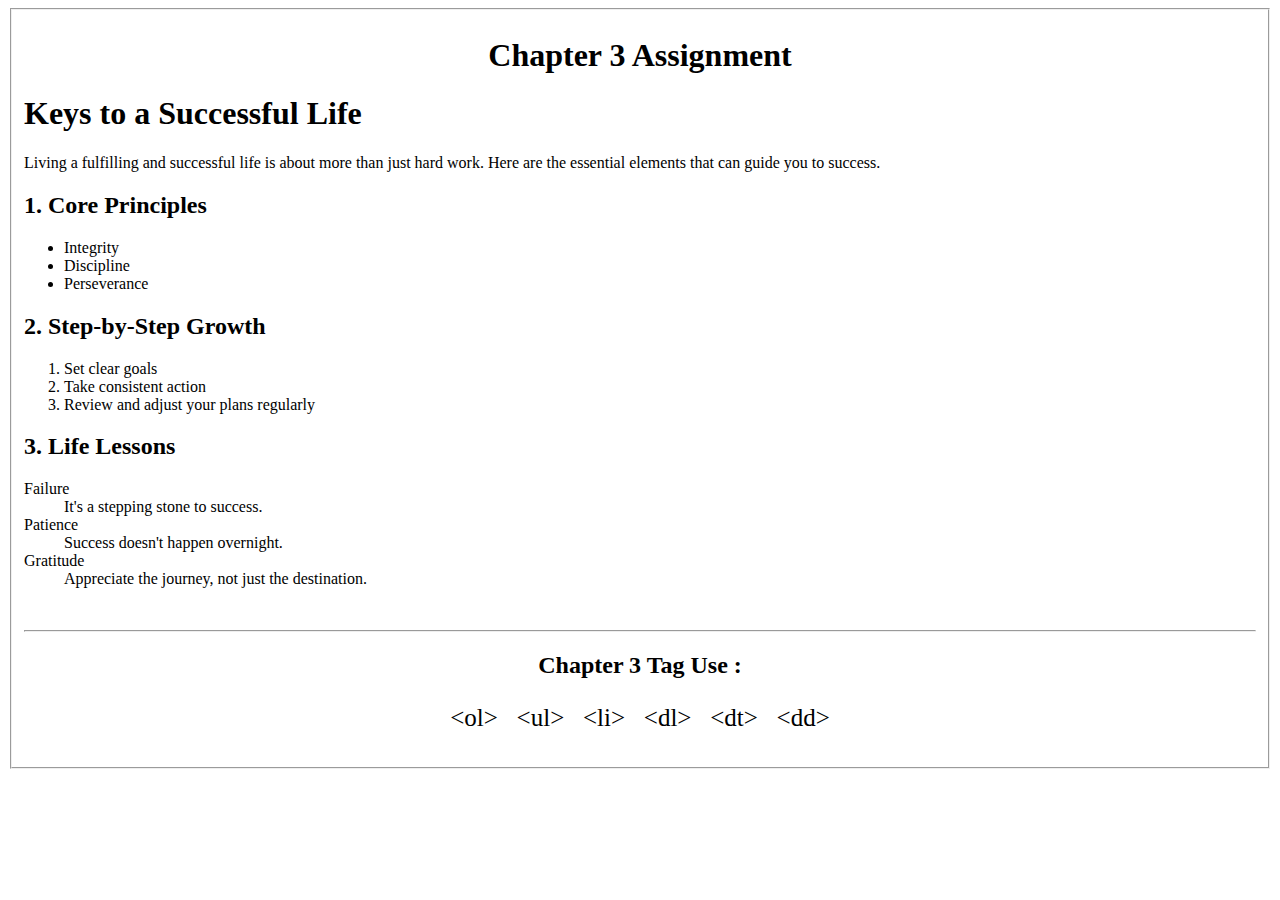
<file: Chap # 3/chap3.html>
<!DOCTYPE html>
<html lang="en">

<head>
    <meta charset="UTF-8">
    <meta name="viewport" content="width=device-width, initial-scale=1.0">
    <title> HTML Basics</title>
</head>

<body>
   <fieldset>

 <center> <h1> Chapter 3 Assignment  </h1></center>
  
  <h1> Keys to a Successful Life </h1>
     <p>Living a fulfilling and successful life is about more than just hard work. Here are the essential elements that can guide you to success.</p>
  

  <h2>1. Core Principles</h2>
    <ul>
      <li>Integrity</li>
      <li>Discipline</li>
      <li>Perseverance</li>
    </ul>
  

  <h2>2. Step-by-Step Growth</h2>
    <ol>
      <li>Set clear goals</li>
      <li>Take consistent action</li>
      <li>Review and adjust your plans regularly</li>
    </ol>
  

  <h2>3. Life Lessons</h2>
    <dl>
      <dt>Failure</dt>
      <dd>It's a stepping stone to success.</dd>
    
      <dt>Patience</dt>
      <dd>Success doesn't happen overnight.</dd>
    
      <dt>Gratitude</dt>
      <dd>Appreciate the journey, not just the destination.</dd>
    </dl> <br>   <hr> 


  <center>
      <h2>Chapter 3 Tag Use :</h2> 

      <p style="font-size: 25px;">
        &lt;ol&gt;  &nbsp;   
        &lt;ul&gt;  &nbsp;    
        &lt;li&gt;  &nbsp;  
        &lt;dl&gt;  &nbsp;   
        &lt;dt&gt;  &nbsp;   
        &lt;dd&gt;    </p>
  </center>

  </fieldset> 

   </body>
</html>
</file>
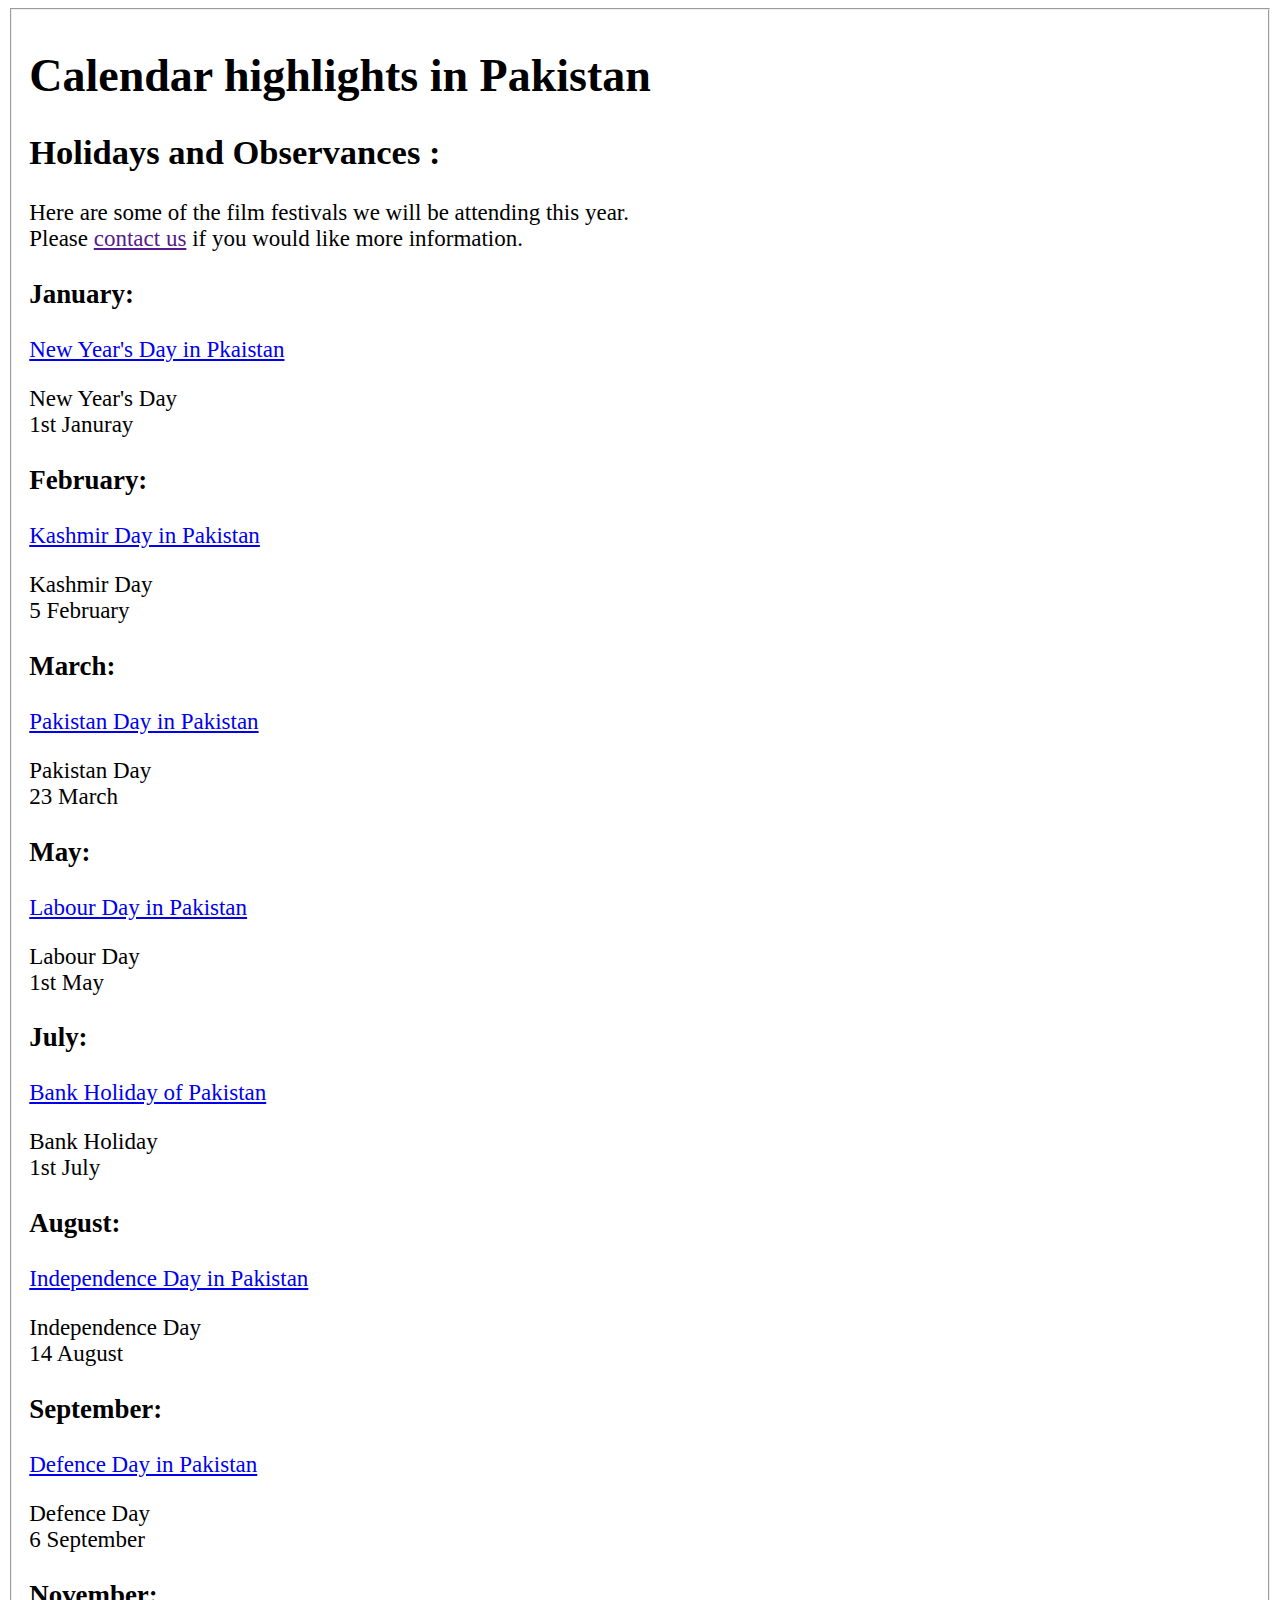
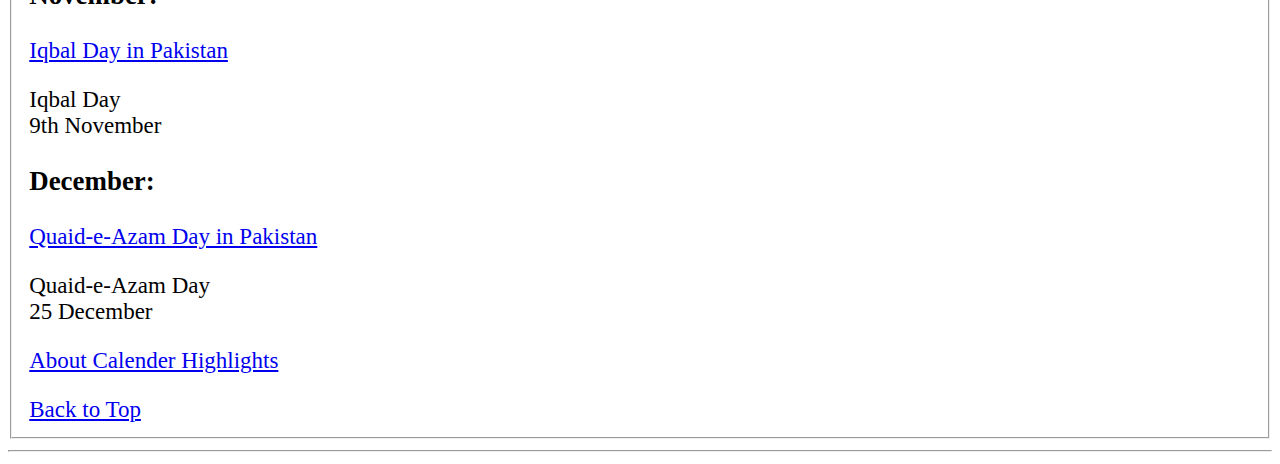
<file: Chap # 4/chap4.html>
<!DOCTYPE html>
<html lang="en">

<head>
    <meta charset="UTF-8">
    <meta name="viewport" content="width=device-width, initial-scale=1.0">
    <title> HTML BASICS :</title>
</head>

<body style="font-size: 23px;">
   <fieldset> 

 <h1>Calendar highlights in Pakistan</h1>

  <h2>Holidays and Observances :</h2>
     <p> Here are some of the film festivals we will be attending this year. <br>         Please <a href="">contact us</a> if you would like more information.</p> 

  <h3>January:</h3>
    <a href="https://www.history.com/topics/holidays/new-years-video"> New Year's Day in Pkaistan</a>
    <p>New Year's Day <br> 1st Januray</p>
    
  <h3>February:</h3>
  
    <a href="https://youtu.be/6SuNPI6Y6K8?si=GDsMr_1_OYHHc5TH">Kashmir Day in Pakistan</a>
    <p>Kashmir Day <br> 5 February</p>

  <h3>March:</h3>
    <a href="https://www.facebook.com/share/v/mAnwSs4dMYmDcaZQ/"> Pakistan Day in Pakistan</a>
    <p>Pakistan Day <br> 23 March</p>

  <h3>May:</h3>
    <a href="https://www.facebook.com/share/v/NGosVCVm34BAAapH/"> Labour Day in Pakistan</a>
    <p>Labour Day <br> 1st May</p>

  <h3>July:</h3>
    <a href="https://www.sbp.org.pk/bprd/2024/CL12.htm">Bank Holiday of Pakistan</a>
    <p>Bank Holiday <br> 1st July</p>

  <h3>August:</h3>
    <a href="https://youtu.be/EMNnKS4RQFE?si=yDGEir0BPmnPs41S">Independence Day in Pakistan</a>
    <p>Independence Day <br> 14 August</p>

  <h3>September:</h3>
    <a href="https://youtu.be/o2ubVpRfvhM?si=nRZYQtRkDDSQTCeK">Defence Day in Pakistan</a>
    <p>Defence Day <br> 6 September</p>

  <h3><b>November: </b></h3>
    <a href="https://www.facebook.com/share/v/hAPPTwpQ5syJuchD/">Iqbal Day in Pakistan</a>
    <p>Iqbal Day <br> 9th November</p>

  <h3>December:</h3>
    <a href="https://www.pakistanembassytokyo.com/content/quaid-e-azam-muhammad-ali-jinnah">Quaid-e-Azam Day in Pakistan</a>
    <p>Quaid-e-Azam Day <br> 25 December</p>
  
    <p><a href="index2.html">About Calender Highlights</a></p>
    <a href="#top">Back to Top</a>
   
  </fieldset> 
<hr>

   </body>
</html>
</file>
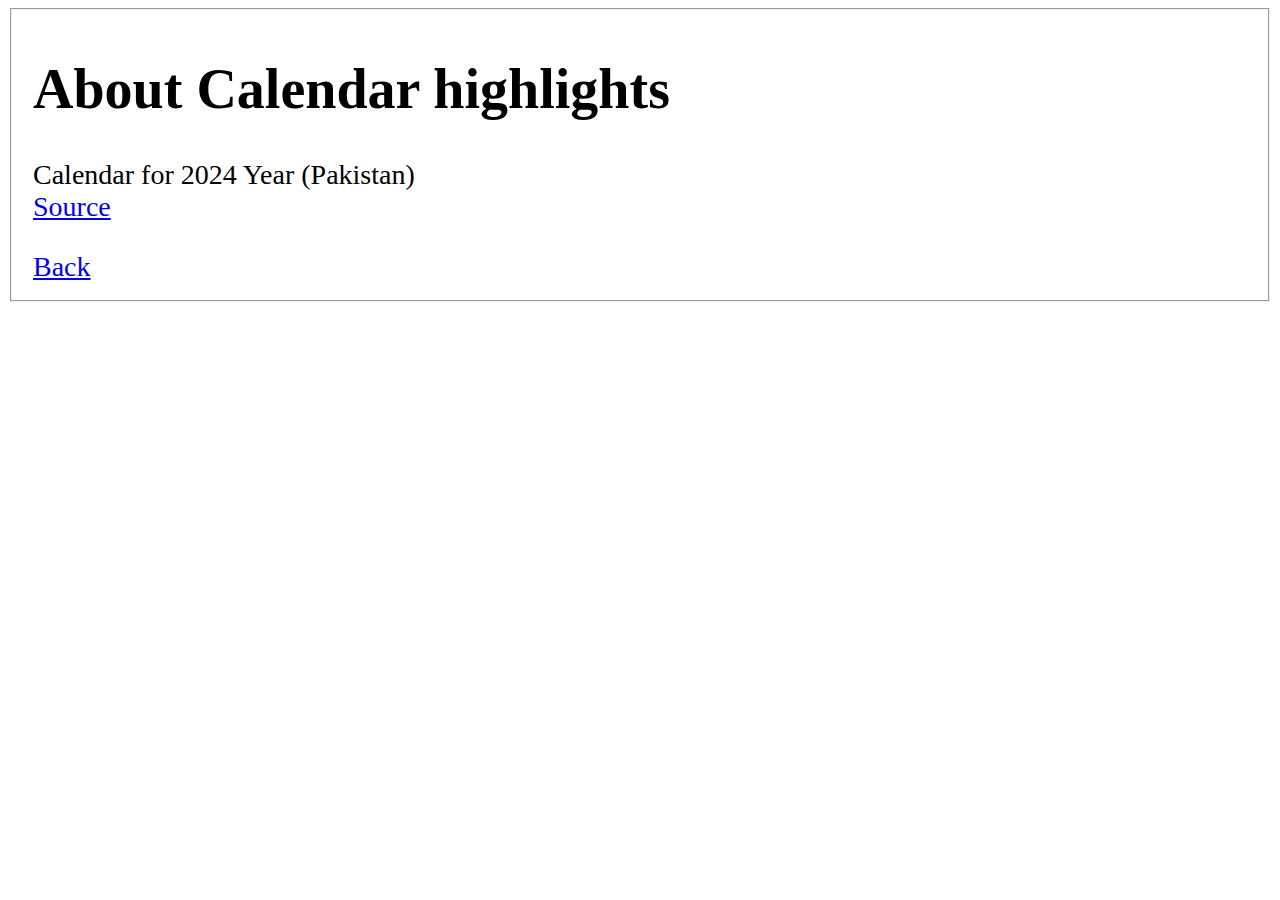
<file: Chap # 4/index2.html>
<!DOCTYPE html>
<html lang="en">
<head>
    <meta charset="UTF-8">
    <meta name="viewport" content="width=device-width, initial-scale=1.0">
    <title>Calender Hightlight</title>
</head>

<body style="font-size: 28px;">

    <fieldset>
   
     <h1>About Calendar highlights</h1>
    <p>Calendar for 2024 Year (Pakistan)
         <br/>

    <a href="https://www.timeanddate.com/holidays/pakistan/2024">Source</a>
    </p>

    <a href="chap4.html">Back</a>

    </fieldset>
    
</body>
</html>
</file>
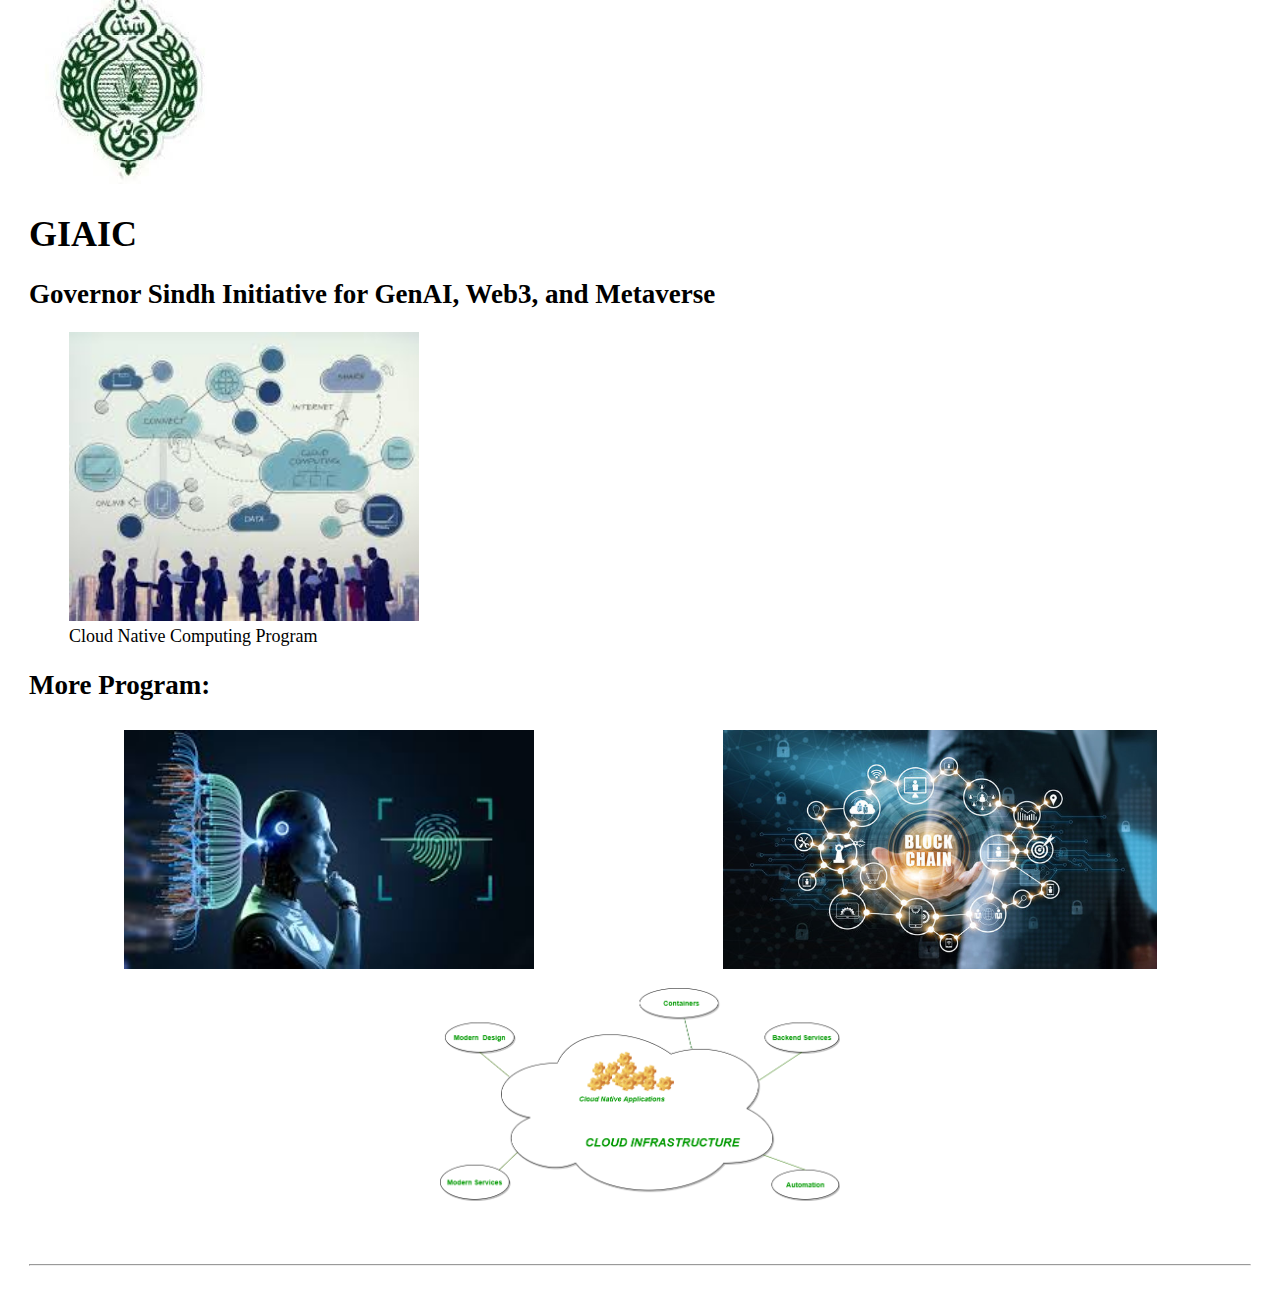
<file: Chap # 5/giaic.html>
<!DOCTYPE html>
<html lang="en">

<head>
    <meta charset="UTF-8">
    <meta name="viewport" content="width=device-width, initial-scale=1.0">
    <title>GIAIC PROGRAM </title>

    <style>
        body {
            padding: 0 21px;
            font-size: 18px;
        }
        .logo {
            margin-top: -2%;
            height: 200px;
            width: 200px;
        }
       
        .image-row {
            display: flex;
            justify-content: space-around;
            flex-wrap: wrap; 
        }

        .image-row figure {
            margin: 7px;
        }

    </style>

</head>
<body>
    <img class ="logo" src ="logo.jpeg">

    <h1> GIAIC </h1>
    <h2> Governor Sindh Initiative for GenAI, Web3, and Metaverse</h2>

    <figure>
        <img class="img1" src="img1.jpeg" alt="Cloud Native Computing Program" title= "Cloud Native Computing Program" width="350px">
        <figcaption> Cloud Native Computing Program </figcaption>

    </figure>
   

    <h2> More Program: </h2>

<div class="image-row">
   <figure>
       <img src="img2.jpeg" alt="Advanced Technology" title="Advanced Technology" width="410px">
    </figure>

    <figure>
        <img src="img3.jpg" alt="Blockchain" title="Blockchai" width="434px">
    </figure>
   
    <figure>
        <img src="img4.png" alt="Cloud Infrastructure" title="Cloud Infrastructure" width="400px">
    </figure>
  </div>   <br>  <br>
     <hr> <br>
</body>
</html>
</file>
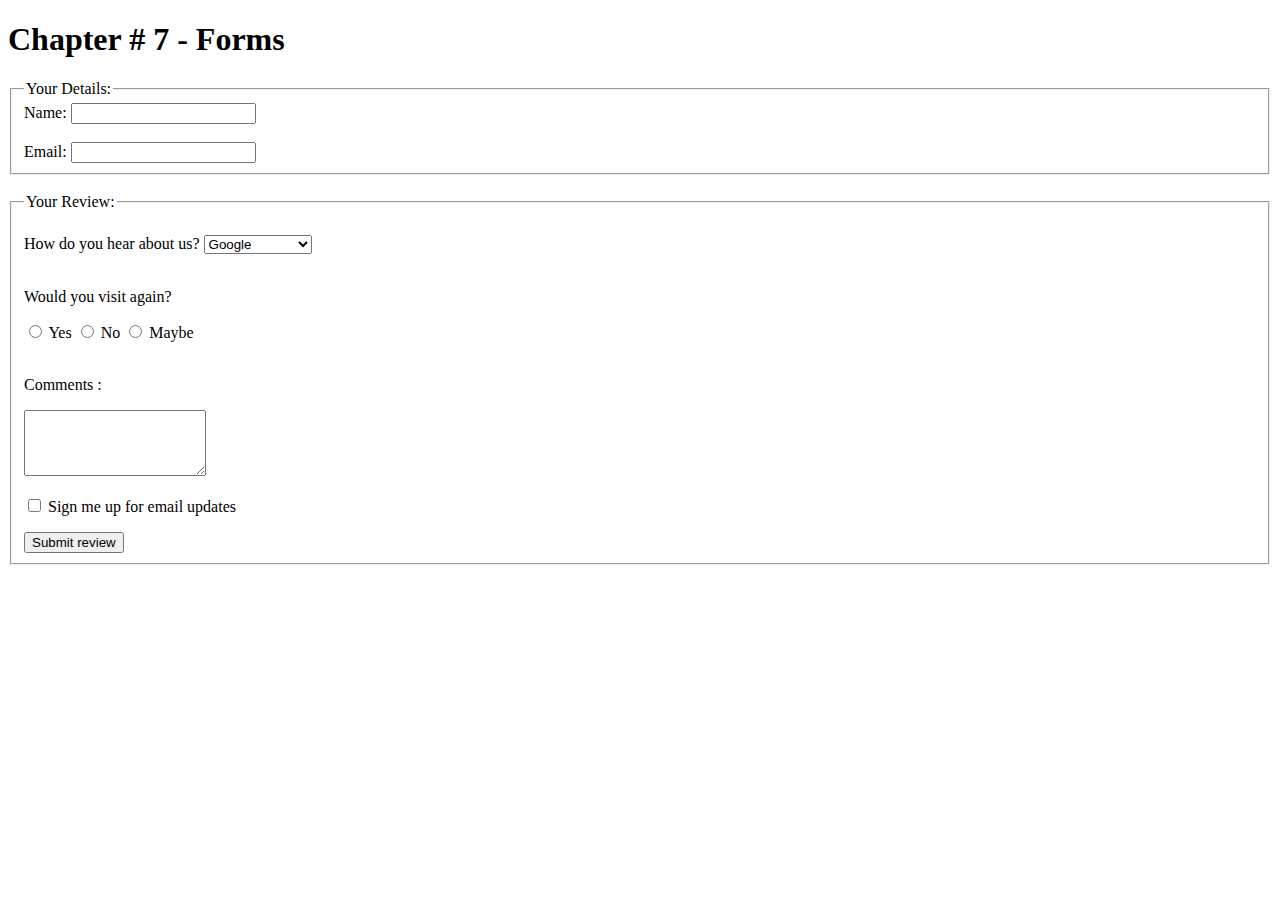
<file: Chap # 7/chap7.html>
<!DOCTYPE html>
<html lang="en">

<head>
    <meta charset="UTF-8">
    <meta name="viewport" content="width=device-width, initial-scale=1.0">
    <title>Document</title>
</head>

<body>
    <h1> Chapter # 7 - Forms</h1>

    <fieldset>
        <legend> Your Details:</legend>

            <label for="name"> Name: <input id="name" type="text" name="name" required></label> <br><br>
            <label for="email"> Email: <input id="email" type="email" name="email" required>   </label> <br>

    </fieldset> <br> 

    <fieldset>
         <legend> Your Review: </legend> <br>

         <label for="hear"> How do you hear about us? </label> 
         <select id="hear" name="hear">
           <option value="google"> Google </option>
           <option value="google"> Family </option>
           <option value="friend"> Friend </option>
           <option value="advertisement"> Advertisement</option>
         </select> <br><br>
        

        <p> Would you visit again? </p> 
        <label for="Y"> <input type="radio" name="visit"> Yes </label>
        <label for="N"> <input type="radio" name="visit" > No </label>
        <label for="M"> <input type="radio" name="visit" > Maybe </label>  <br><br>


         <p>Comments : </p>
        <label for="comment"> <textarea id="comment" name="comment" rows="4"></textarea></label>


         <p>
            <label for="sign"> <input type="checkbox" id="sign" name="sign"> Sign me up for email updates  </label>
        </p>

           <button> Submit review </button>
     </fieldset>
     
 </body>
</html>
</file>
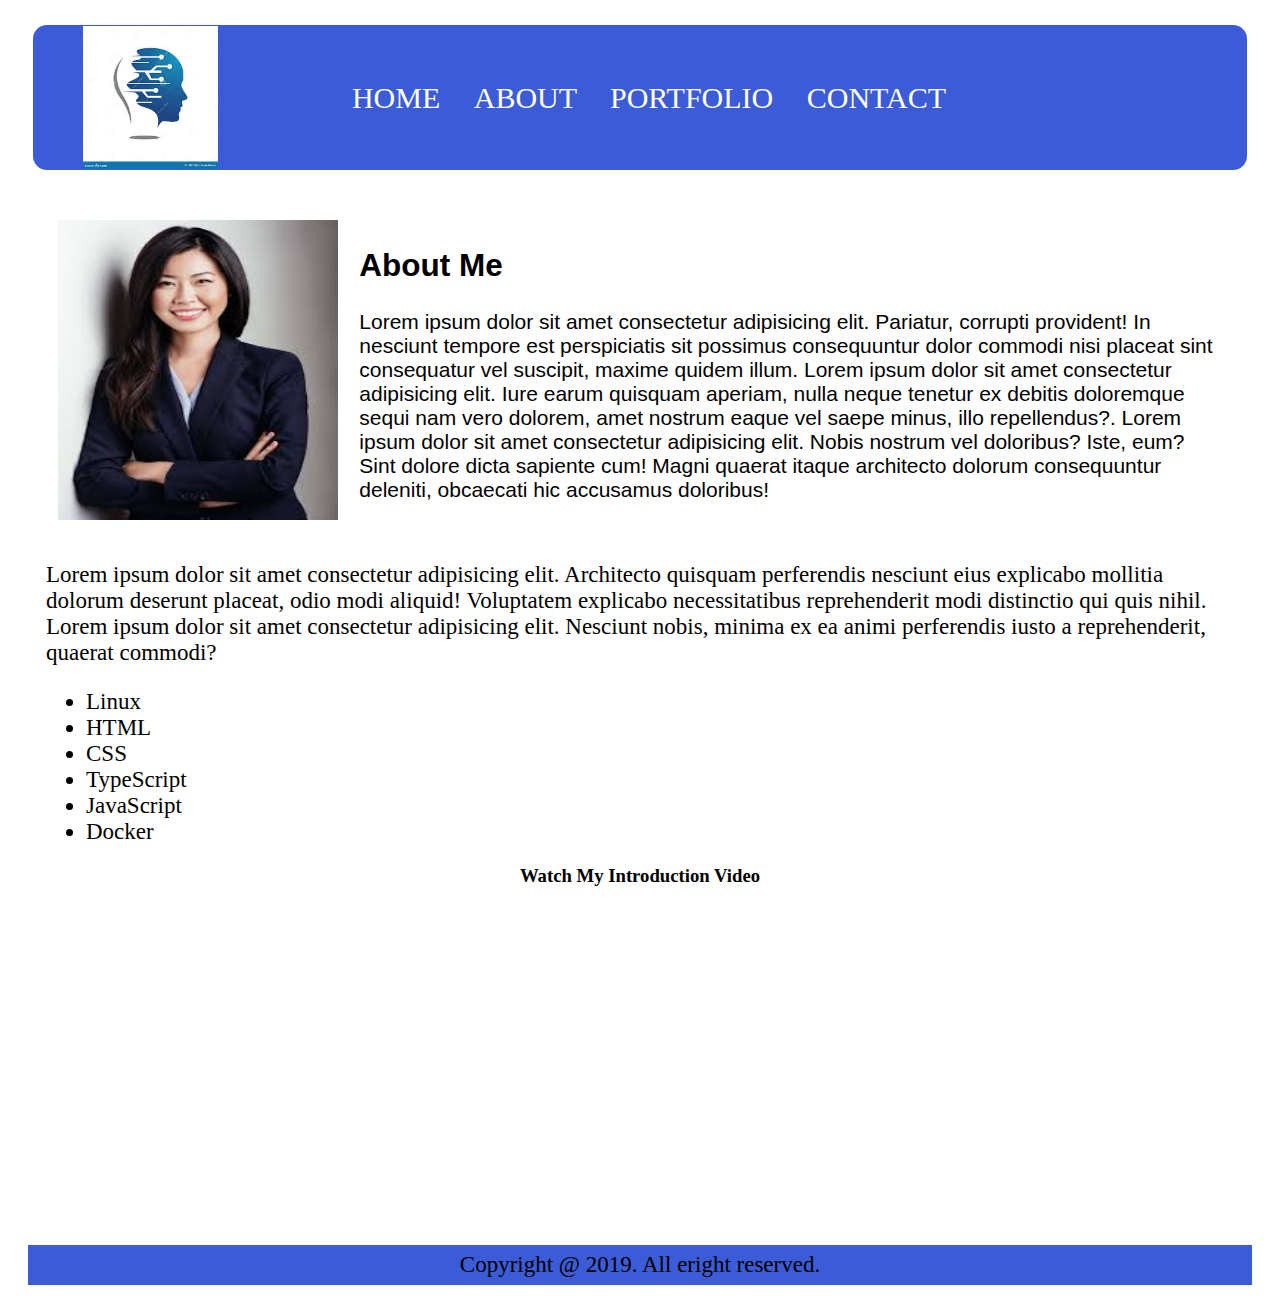
<file: Chap # 8  Final Assignment of HTML/about.html>
<!DOCTYPE html>
<html lang="en">

<head>
    <meta charset="UTF-8">
    <meta name="viewport" content="width=device-width, initial-scale=1.0">
    <title> About Portfolio</title>
</head>

<body>
      <!-- Navigation Section -->

<nav style="background-color: rgb(60, 91, 214); padding: 25px; display:flex; align-items: center; justify-content: space-between; height: 95px; border-radius: 14px; margin: 25px;">

  <img style="height: 143px; margin-left: 25px;" src="logo.jpeg"  alt="logo">
      
    <ul style="list-style-type: none; display: inline-block; font-size: 30px; margin-right: 250px;">

          <li style="display: inline; margin-right: 26px;"> 
            <a href="index.html" style="text-decoration: none; color: white;">HOME</a> 
          </li>

          <li style="display: inline; margin-right: 26px;"> 
            <a href="about.html" style="text-decoration: none; color: white;" >ABOUT</a> 
          </li>

          <li style="display: inline; margin-right: 26px;"> 
            <a href="portfolio.html" style="text-decoration: none; color: white;" >PORTFOLIO</a>
          </li>

          <li style="display: inline;  margin-right: 26px;"> 
            <a href="contact.html" style="text-decoration: none; color: white;"> CONTACT </a> 
          </li>
    </ul>
 </nav>


          <!-- Content section -->

    <section id = "portfolio" style="display: flex;  align-items: center; margin: 50px; margin-bottom: 15px;">

      <div style="flex: 1;  margin-right: -30px;">
        <img src = "profile.jpeg" alt="Portfolio"  style="width: 65%; height: 300px">
      </div>
    
      <div style="flex: 2;  font-size: 21px;  font-family: Arial;  margin-left : -100px; ">

        <h2>About Me</h2>
        <p> Lorem ipsum dolor sit amet consectetur adipisicing elit. Pariatur, corrupti provident! In nesciunt tempore est perspiciatis sit possimus consequuntur dolor commodi nisi placeat sint consequatur vel suscipit, maxime quidem illum. Lorem ipsum dolor sit amet consectetur adipisicing elit. Iure earum quisquam aperiam, nulla neque tenetur ex debitis doloremque sequi nam vero dolorem, amet nostrum eaque vel saepe minus, illo repellendus?. Lorem ipsum dolor sit amet consectetur adipisicing elit. Nobis nostrum vel doloribus? Iste, eum? Sint dolore dicta sapiente cum! Magni quaerat itaque architecto dolorum consequuntur deleniti, obcaecati hic accusamus doloribus!  </p>
      </div>
    </section>

    
    <div style="font-size: 23px;  margin: 38px; margin-bottom: -20px;">
      <p> Lorem ipsum dolor sit amet consectetur adipisicing elit. Architecto quisquam perferendis nesciunt eius explicabo mollitia dolorum deserunt placeat, odio modi aliquid! Voluptatem explicabo necessitatibus reprehenderit modi distinctio qui quis nihil. Lorem ipsum dolor sit amet consectetur adipisicing elit. Nesciunt nobis, minima ex ea animi perferendis iusto a reprehenderit, quaerat commodi?</p>

      <ul>
        <li> Linux </li>
        <li> HTML </li>
        <li> CSS </li>
        <li> TypeScript</li>
        <li> JavaScript </li>
        <li> Docker </li>
      </ul>
    </div>  


     <!-- Introduction -->
    <div style="margin-top: 40px; text-align: center;">
      <h3>Watch My Introduction Video</h3>
      <iframe width="500px" height="315" src="https://www.youtube.com/embed/0_6AK52kSVQ?si=RRsRrSikIOVMg9Pz" title="Introduction video" frameborder="0" allowfullscreen></iframe>
  </div>
 

      <!-- footer Section -->
   <footer style="background-color: rgb(60, 91, 214); font-size: 23px; display: flex; justify-content: center; margin: 20px; padding: 7px;"> 

      Copyright @ 2019. All eright reserved.
   </footer>

</body>
</html>
</file>
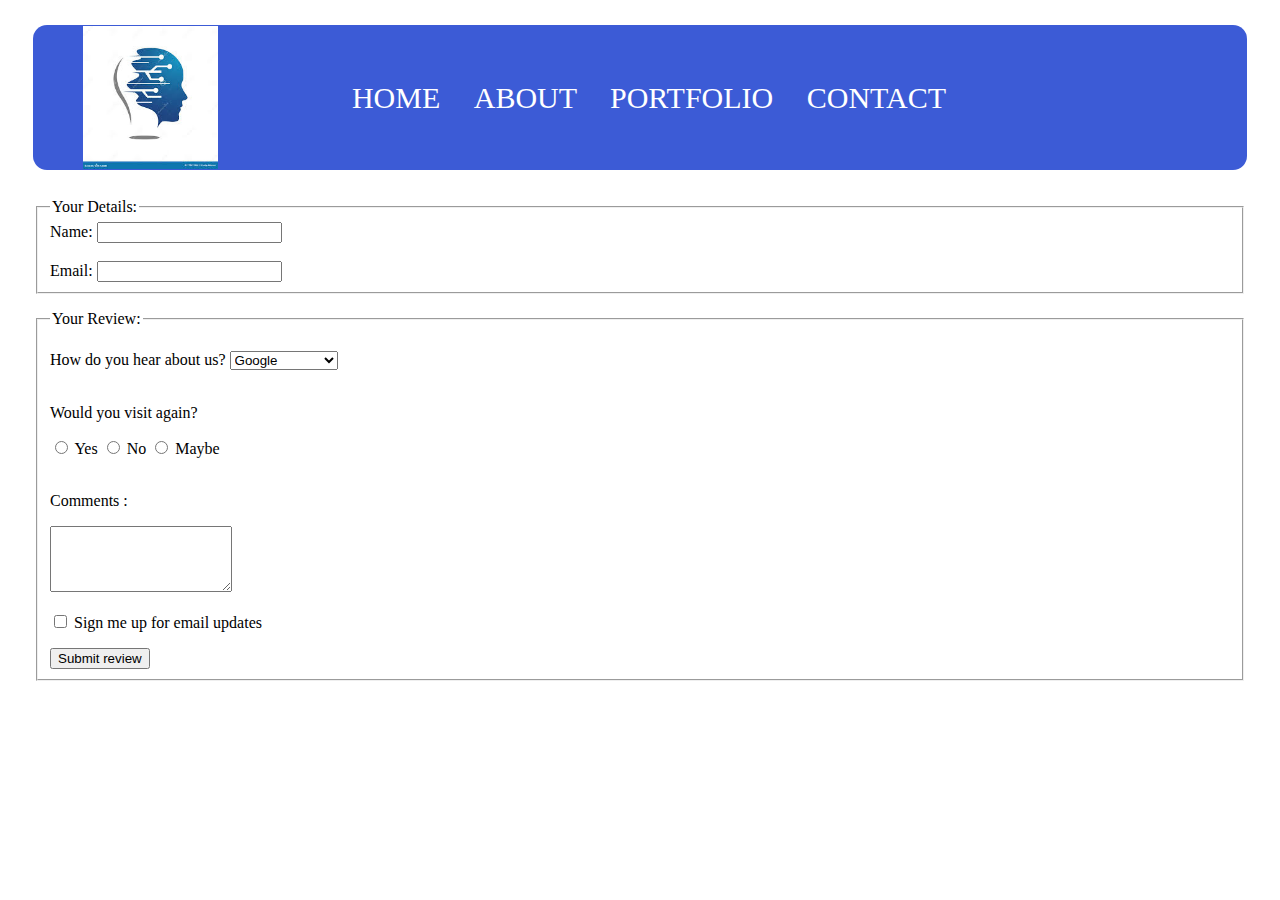
<file: Chap # 8  Final Assignment of HTML/contact.html>
<!DOCTYPE html>
<html lang="en">

<head>
    <meta charset="UTF-8">
    <meta name="viewport" content="width=device-width, initial-scale=1.0">
    <title>Contact Portfolio </title>
</head>

<body>
      <!-- Navigation Section -->

<nav style="background-color: rgb(60, 91, 214); padding: 25px; display:flex; align-items: center; justify-content: space-between; height: 95px; border-radius: 14px; margin: 25px;">

    <img style="height: 143px; margin-left: 25px;" src="logo.jpeg"  alt="logo">
            
      <ul style="list-style-type: none; display: inline-block; font-size: 30px; margin-right: 250px;">
      
          <li style="display: inline; margin-right: 26px;"> 
            <a href="index.html" style="text-decoration: none; color: white;">HOME</a> 
          </li>
      
          <li style="display: inline; margin-right: 26px;"> 
             <a href="about.html" style="text-decoration: none; color: white;" >ABOUT</a> 
          </li>
      
          <li style="display: inline; margin-right: 26px;"> 
            <a href="portfolio.html" style="text-decoration: none; color: white;" >PORTFOLIO</a>
          </li>
      
           <li style="display: inline;  margin-right: 26px;"> 
              <a href="contact.html" style="text-decoration: none; color: white;"> CONTACT</a> 
            </li>
      </ul>
  </nav>


   <!-- Contact section -->

    <section id="contact">

    <fieldset style="margin: 28px;">
        <legend> Your Details:</legend>

            <label for="name"> Name: <input id="name" type="text" name="name" required></label> <br><br>
            <label for="email"> Email: <input id="email" type="email" name="email" required>   </label> <br>

    </fieldset> <br> 

    <fieldset style="margin: 28px; margin-top: -30px;">
         <legend> Your Review: </legend> <br>

         <label for="hear"> How do you hear about us? </label> 
         <select id="hear" name="hear">
           <option value="google"> Google </option>
           <option value="google"> Family </option>
           <option value="friend"> Friend </option>
           <option value="advertisement"> Advertisement</option>
         </select> <br><br>
        

        <p> Would you visit again? </p> 
        <label for="Y"> <input type="radio" name="visit"> Yes </label>
        <label for="N"> <input type="radio" name="visit" > No </label>
        <label for="M"> <input type="radio" name="visit" > Maybe </label>  <br><br>

         <p>Comments : </p>
        <label for="comment"> <textarea id="comment" name="comment" rows="4"></textarea></label>

         <p>
            <label for="sign"> <input type="checkbox" id="sign" name="sign"> Sign me up for email updates  </label>
        </p>

           <button> Submit review </button>
     </fieldset>
     
   </section>
</body>
</html>
</file>
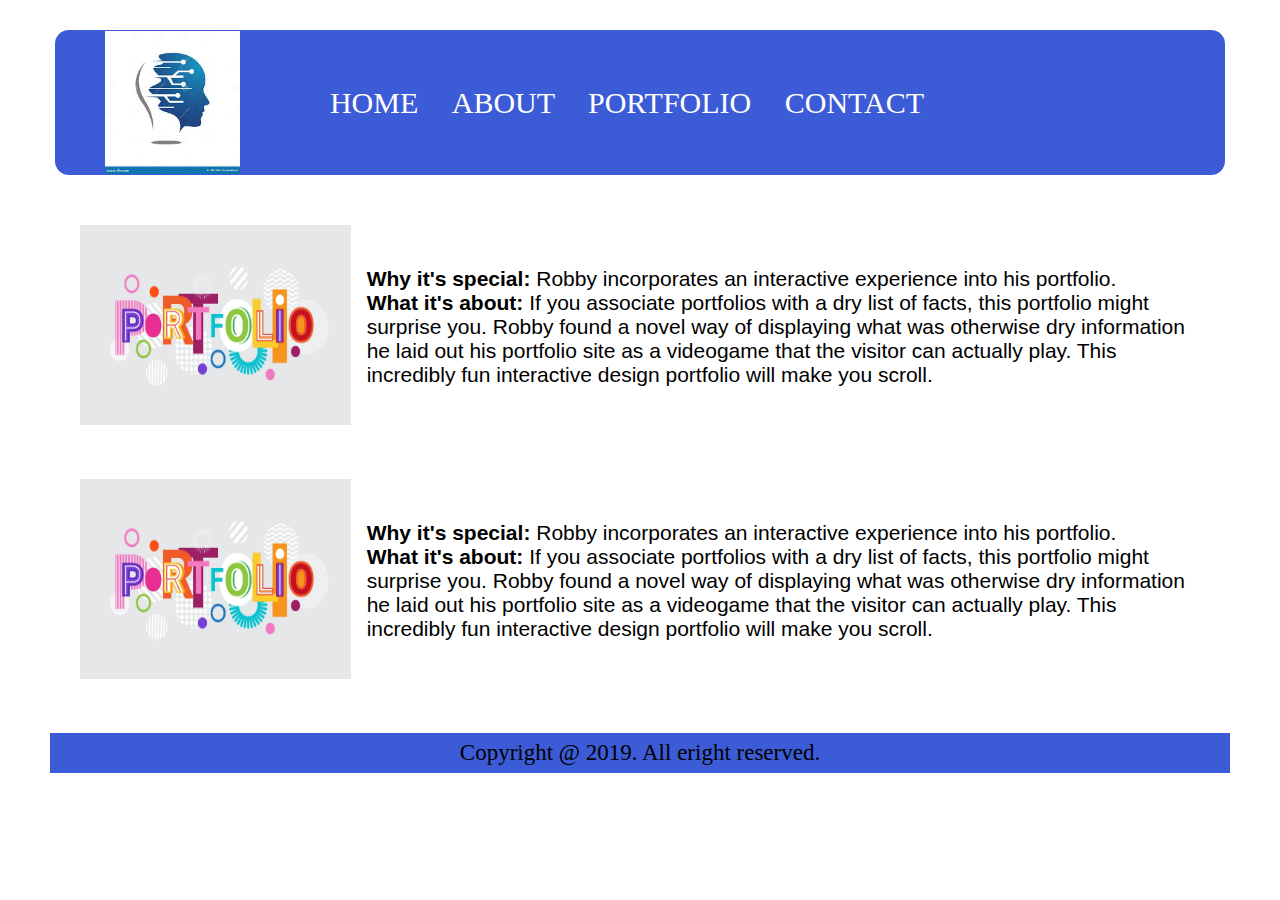
<file: Chap # 8  Final Assignment of HTML/portfolio.html>
<!DOCTYPE html>
<html lang="en">

<head>
    <meta charset="UTF-8">
    <meta name="viewport" content="width=device-width, initial-scale=1.0">
    <title> Portfolio </title>
</head>

<body style="margin: 30px;">


    <!-- Navigation Section -->

<nav style="background-color: rgb(60, 91, 214); padding: 25px; display:flex; align-items: center; justify-content: space-between; height: 95px; border-radius: 14px; margin: 25px;">

    <img style="height: 143px; margin-left: 25px;" src="logo.jpeg"  alt="logo">
        
      <ul style="list-style-type: none; display: inline-block; font-size: 30px; margin-right: 250px;">
  
            <li style="display: inline; margin-right: 26px;"> 
              <a href="index.html" style="text-decoration: none; color: white;">HOME</a> 
            </li>
  
            <li style="display: inline; margin-right: 26px;"> 
              <a href="about.html" style="text-decoration: none; color: white;" >ABOUT</a> 
            </li>
  
            <li style="display: inline; margin-right: 26px;"> 
              <a href="portfolio.html" style="text-decoration: none; color: white;" >PORTFOLIO</a>
            </li>
  
            <li style="display: inline;  margin-right: 26px;"> 
              <a href="contact.html" style="text-decoration: none; color: white;"> CONTACT </a> 
            </li>
      </ul>
   </nav>


     <!-- Portfolio -->
 
     <section id = "portfolio" style="display: flex;  align-items: center; margin: 50px;">

        <div style="flex: 1;  margin-right: -30px;">
         <img src = "portfolio.jpg" alt="Portfolio"  style="width: 65%; height: 200px">
        </div>

        <div style="flex: 2;  font-size: 21px;  font-family: Arial;  margin-left : -100px; ">

            <p> <b> Why it's special: </b>  Robby incorporates an interactive experience into his  portfolio.<br>
            <b> What it's about: </b> If you associate portfolios with a dry list of facts, this portfolio might surprise you. Robby found a novel way of displaying what was otherwise dry information he laid out his portfolio site as a videogame that the visitor can actually play. This incredibly fun interactive design portfolio will make you scroll.
        </div>
     </section>


     <section style="display: flex; align-items: center; margin: 50px;">

        <div style="flex: 1;  margin-right: -30px;">
         <img src = "portfolio.jpg" alt="Portfolio"  style="width: 65%; height: 200px">
        </div>

        <div style="flex: 2;  font-size: 21px;  font-family: Arial;  margin-left : -100px; ">

            <p> <b> Why it's special: </b>  Robby incorporates an interactive experience into his  portfolio.<br>
            <b> What it's about: </b> If you associate portfolios with a dry list of facts, this portfolio might surprise you. Robby found a novel way of displaying what was otherwise dry information he laid out his portfolio site as a videogame that the visitor can actually play. This incredibly fun interactive design portfolio will make you scroll.
        </div>
     </section>
    

   <!-- footer Section -->
   <footer style="background-color:  rgb(60, 91, 214); font-size: 23px; display: flex; justify-content: center; margin: 20px; padding: 7px;"> 

    Copyright @ 2019. All eright reserved.
</footer>

</body>
</html>
</file>
<file: FINAL CSS ASSIGNMENT/style.css>
body {
    font-family: Arial;
    margin: 0;
    padding: 0;
}

/* --------------    Top Bar    ------------- */
.top-bar {
    display: flex;
    justify-content: space-between;
    align-items: center;
    background-color: #191919;
    padding: 12px 20px;
    color: #fff;
    font-size: 14px;
}

.social a {
    color: #fff;
    text-decoration: none;
    margin-right: 15px;
    font-size: 14px;
}
.social a i {
    background-color: #4a4844;
    border-radius: 14px;
    padding: 10px;
}

.contact a {
    color: #fff;
    text-decoration: none;
    margin-right: 16px;
    font-size: 17px;
}

.contact a i {
    margin-right: 5px; 
    color: #84ff00;
}

/* CALL ME BACK button */
.back {
    background-color: #7ede17; 
    color: black; 
    border: none;
    padding: 8px 16px;
    cursor: pointer;
    font-size: 14px;
    font-weight: bold;
    border-radius: 5px;
    transition: background-color 0.3s ease;
    margin-left: -500px;
    margin-right: 20px;
}

.back:hover {
    background-color: #65a715; 
} 

@media screen and (max-width: 768px) {
    .top-bar {
        flex-wrap: wrap;
        justify-content: center;
        text-align: center;
        padding: 9px;
    }

    .social, .contact {
        flex: 1 1 100%;
        text-align: center;
        margin-bottom: 10px;
    }

    .back {
        margin: 10px auto; 
        display: block;
    }
}


   /*  ---------------------------   Header Section  --------------------------------  */ 

header {
    display: flex;
    align-items: center;
    justify-content: space-between;
    background-color: white;
    padding: 10px 7px;
}

.logo img {
    height: 81px;
    width: 150px;
    margin-left: 20px;
}

.menu ul {
    list-style-type: none;
    display: flex;
    justify-content: space-between;
    margin: 0;
    padding: 0;
}

.menu li {
    margin-left: 3px;
    margin-right: 20px;
    font-size: 17px;
    font-weight: bold;
    position: relative;
}

.menu a {
    text-decoration: none;
    color: #373737;
    position: relative;
    display: inline-block;
}

.menu a::after {
    content: "";
    display: block;
    width: 0;
    height: 6px;
    background-color: rgb(242, 209, 23);
    transition: width 0.3s ease;
    position: absolute;
    left: 0;
    bottom: -15px; 
}

.menu a:hover::after,
.menu li:hover a::after {
    width: 100%;
    margin-top: 17px;
} 

.hamburger {
    display: none;
    flex-direction: column;
    gap: 5px;
    cursor: pointer;
    position: absolute;
    right: 20px;
    top: 15px;
}

.hamburger span {
    width: 30px;
    height: 3px;
    background-color: #373737;
}

.menu-toggle {
    display: none;
}

@media screen and (max-width: 768px) {
header {
        flex-direction: column;
        align-items: flex-start;
        padding: 15px 10px;
        position: relative;
}

.hamburger {
        display: flex;
}

.menu ul {
        display: none;
        flex-direction: column;
        width: 100%;
        padding: 0;
        margin: 0;
        background-color: white;
        box-shadow: 0px 4px 6px rgba(0, 0, 0, 0.1);
        position: absolute;
        top: 100%;
        left: 0;
        z-index: 100;
}

.menu-toggle:checked + .hamburger + ul {
        display: flex;
}

.menu li {
        margin: 10px 0;
        text-align: center;
    }
}


    /*  ---------------------------  Content Section  --------------------------------  */ 

.content {
    padding-top: 120px;
    background-color: rgb(103, 193, 19);
    border: 1px solid #201f1f;
    height: 360px;
    color: #ebebeb;
}

.content h1 {
    margin: 0;
    font-size: 55px;
    padding-left: 30%;
}

.content p {
    font-size: 19px;
    text-align: center;
    margin-left: 20%;
    margin-right: 20%;
    margin-top: 28px;
}

.content button {
    background-color: rgb(241, 170, 15);
    color: rgb(0, 0, 0);
    font-size: 18px;
    border: none;
    padding: 18px 47px;
    box-shadow: 3px 6px 0px rgb(230, 194, 15);
    margin-left: 40%;
    margin-top: 44px;
    transition: transform 0.3s ease;
}
.content button:hover {
    background-color: #d9b00a; 
    transform: scale(1.05); 
}  
.content button:active {
    transform: scale(0.75); 
}

@media screen and (max-width: 768px) {
    .content {
        padding: 20px 10px;
        text-align: center;
    }

    .content h1 {
        font-size: 2rem;
        padding: 0;
    }

    .content button {
        margin: 20px auto;
        width: 70%;
    }
}


    /*  ---------------------------  Advantages Section  --------------------------------  */ 
.advantages {
    text-align: center;
    padding: 80px 10px;
    background-color: #f3f3f3;
}
  
.advantages h1 {
    font-size: 2.5rem;
    line-height: 1.3;
    text-align: center;
    max-width: 600px;
    margin: 0 auto 10px;
}
  
.section-description {
    color: #666;
    font-size: 15px;
    margin: 0 auto;
    text-align: center;
    max-width: 700px;
    margin-bottom: 40px;
} 

.adv-container {
    display: flex;
    flex-wrap: wrap;
    justify-content: center;
    gap: 30px;
    cursor: pointer;
}
  
.advantage-item {
    width: 180px;
    text-align: center;
    background-color: #dadada;
    padding: 20px;
    border-radius: 20px;
    box-shadow: 0 2px 4px rgba(0, 0, 0, 0.1);
}
  
.advantage-item:hover {
    transform: scale(1.05); 
    background-color: #d1d1d1;
    box-shadow: 0 4px 8px rgba(0, 0, 0, 0.2);
}

.icon-container {
    display: flex;
    justify-content: center;
    align-items: center;
    width: 60px;
    height: 60px;
    font-size: 50px;
    background-color: #000000;
    color: rgb(103, 193, 19);
    font-size: 35px; 
    border-radius: 48%; 
    margin: 0 auto 15px; 
  }
  
.advantage-item p {
    font-size: 13px;
    color: #666;
    line-height: 1.5;
} 

.advantage-item h3 {
    font-size: 16px;
    margin-bottom: 10px;
    color: #333;
}

@media screen and (max-width: 768px) {
    .adv-container {
        flex-direction: column;
        gap: 15px;
    }

    .advantage-item {
        width: 90%; 
    }
}


    /*  ---------------------------  About Section  --------------------------------  */ 

.about {
    display: flex; 
    align-items: center; 
    background-color: rgb(255, 255, 255);
    padding: 80px;
    border: 1px solid #201f1f;
    height: 450px; 
}
    
.text {
    font-weight: bold;
    flex: 1; 
    margin-right: 10%;
}
    
.about h1 {
    text-align: center;
    padding-top: 10px;
    margin-top: 0;
    font-size: 3.0rem;
}
    
.image {
    flex-shrink: 0; 
    margin-left: 40px; 
}
    
.image img {
    width: 500px;
    border-radius: 8px;
    height: 270px;
    object-fit: cover; 
    margin-right: 10px;
}
      
.btn {
    background-color: rgb(255, 226, 10);
    color: rgb(0, 0, 0);
    font-size: 18px;
    border: none;
    padding: 11px 32px;
    box-shadow: 3px 4px 0px rgb(223, 154, 6);
    margin-top: 30px;
}
.btn:hover {
    background-color: #e1c409; 
    transform: scale(1.05); 
} 

.btn:hover:active {
    transform: scale(0.75); 
}

@media screen and (max-width: 768px) {
    .about {
        flex-direction: column;
        text-align: center;
        padding: 20px;
        height: auto; 
    }
    
    .text {
        margin-right: 0;
        margin-bottom: 20px;
    }
    
    .image {
        margin-left: 0;
    }
    
    .image img {
        width: 100%;
        height: auto;
    }
}

  /*  ---------------------------  Services Section  --------------------------------  */ 
  
.services {
    background-color: #ffffff;
    text-align: center;
    padding: 50px 10px;
}

.services h1 {
    font-size: 2.8rem;
    line-height: 1.3;
    text-align: center;
    max-width: 600px;
    margin: 0 auto 10px;
}

.services-container {
    display: flex;
    justify-content: space-around;
    gap: 25px;
    margin: 30px;
}

.service-box {
    width: 21%;
    text-align: center;
    background-color: #efefef;
    padding: 20px;
    box-shadow: 0 0 10px rgba(0, 0, 0, 0.1);
    transition: transform 0.3s ease;
    padding-bottom: 30px;
    position: relative;
}
.service-box:hover {
    transform: translateY(-10px);
}

.service-box h3 {
    font-size: 24px;
    margin: 20px 10px;
}

.service-box p {
    color: #656363;
}

.icons-container {
    display: flex;
    justify-content: center;
    align-items: center;
    width: 60px;
    height: 60px;
    background-color: #FFD700; 
    color: #FF0000; 
    font-size: 35px; 
    border-radius: 48%; 
    margin: 0 auto 15px; 
}

.service-box .icons-container.outside {
    position: absolute;
    top: -30px; 
    left: 50%;
    transform: translateX(-50%);
    box-shadow: 0 4px 6px rgba(0, 0, 0, 0.1); 
} 

@media screen and (max-width: 768px) {
    .services-container {
        flex-direction: column;
        gap: 20px;
        margin: 0 auto;
    }

    .service-box {
        width: 90%;
        margin: 0 auto;
    }
}


  /*  ---------------------------  Portfolio Section  --------------------------------  */ 

  .portfolio {
    background-color: rgb(49, 49, 49);
    border: 1px solid #201f1f;
    text-align: center;
    padding: 50px 20px;
}

.portfolio h1 {
    color: #fff;
    font-size: 2.8rem;
    margin-bottom: 20px;
    margin-top: 3px;
}

.port-description {
    color: #fff;
    font-size: 15px;
    margin: 0 auto;
    text-align: center;
    max-width: 700px;
    margin-bottom: 40px;
  } 

.portfolio .container {
    max-width: 1200px;
    margin: 0 auto;
}

.portfolio img {
    max-width: 100%; 
    height: 400px; 
    border-radius: 9px; 
    box-shadow: 0 4px 10px rgba(0, 0, 0, 0.5); 
}

.categories {
    display: flex;
    justify-content: center;
    gap: 30px;
    margin-bottom: 20px;
}
.categories a {
    color: #fff;
    text-decoration: none;
    font-size: 18px;
}

.categories a:hover {
    color: rgb(255, 210, 7);
    cursor: pointer;
} 

@media screen and (max-width: 768px) {
    .portfolio img {
        height: auto; 
        width: 100%; 
    }

    .categories {
        flex-wrap: wrap;
    }

    .categories a {
        margin: 5px;
    }
}

  /* -------------------------   Skill Section   ------------------------------- */

.our-skills {
    text-align: center;
    border: 1px solid #201f1f;
    padding: 50px 0;
}

.our-skills h1 {
    font-size: 3.1em;
    margin-bottom: 15px;
    margin-top: -10px;
    text-transform: uppercase;
}

.our-skills:hover {
    background-color: #ffffff; 
}

.skill:hover .circle {
    transform: scale(1.1); 
    box-shadow: 0px 8px 15px rgba(0, 0, 0, 0.2); 
}

.skill:hover p {
    color: #f39c12; 
}

.skills-container {
    display: flex;
    justify-content: center;
    gap: 30px;
    flex-wrap: wrap;
    margin-bottom: 30px;
}

.skill {
    text-align: center;
    transition: transform 0.3s ease, box-shadow 0.3s ease;
}

.circle {
    width: 120px;
    height: 120px;
    background-color: white;
    border-radius: 50%;
    display: flex;
    justify-content: center;
    align-items: center;
    border: 8px solid; 
    margin-bottom: 10px;
    position: relative;
    box-shadow: 0px 4px 10px rgba(0, 0, 0, 0.1); 
    transition: transform 0.3s ease, box-shadow 0.3s ease;
}

.circle span {
    font-size: 1.5em;
    color: #333;
}

.skill p {
    font-size: 1.2em;
    color: #333;
}

.skill-45 .circle {
    border-color: #f39c12;
}

.skill-60 .circle {
    border-color: #e74c3c; 
}

.skill-75 .circle {
    border-color: #2ecc71; 
}

.skill-80 .circle {
    border-color: #34495e; 
}  


  /*  ---------------------------  Start Project Section  --------------------------------  */ 

.start-project {
    background-color: rgb(103, 193, 19);
    color: white;
    border: 1px solid #201f1f;
    padding: 80px 0;
    text-align: center;
}
.start-project h1 {
    margin: 0;
    font-size: 55px;
    margin-bottom: 20px;
}
.start-project input {
    width: 15%;
    padding: 10px;
    font-size: 17px;
    margin: 10px;
    border: none;
    border-radius: 5px;
}
.start-project button {
    padding: 10px 25px;
    background-color: rgb(241, 170, 15);
    color: rgb(0, 0, 0);
    font-size: 18px;
    border: none;
    box-shadow: 3px 4px 0px rgb(223, 154, 6);
    border-radius: 5px;
    cursor: pointer;
}
.start-project button:hover {
    background-color: #e1c409;
}
 
.description {
    color: #ffffff;
    font-size: 17px;
    font-weight: bold;
    margin: 0 auto;
    text-align: center;
    max-width: 700px;
    margin-top: 22px;
  } 

@media screen and (max-width: 768px) {
    .start-project {
        padding: 60px 20px;
    }

    .start-project h1 {
        font-size: 40px; 
        margin-bottom: 15px;
    }

    .start-project input {
        width: 40%; 
        font-size: 16px;
    }

    .start-project button {
        padding: 10px 20px;
        font-size: 16px; 
    }

    .description {
        font-size: 15px; 
        max-width: 100%; 
    }
}

   /*  ------------------------------ Contact Section  ------------------------------------  */ 

.contact-section {
    background-color: #ffffff;
    border: 1px solid #201f1f;
    text-align: center;
    padding: 90px 10px;
    margin-top: 30px;
}

.contact-section h1 {
    font-size: 2.5rem;
    line-height: 1.3;
    text-align: center;
    max-width: 600px;
    margin: 0 auto 10px;
}

.contact-section {
    padding: 0; 
    padding-top: 39px;
    margin: 0;
}

.contact-infom {
    display: flex;
    justify-content: space-around; 
    align-items: center; 
    margin: 28px 0;
    gap: 20px; 
}

.contact-type {
    display: flex;
    align-items: center;
    gap: 8px; 
}

.contact-type i {
    font-size: 29px;
    color: green;
}

.contact-type p {
    margin: 0;
}

.row iframe {
    display: block;
    margin: 0 auto; 
    padding: 0;
}

/* Media Queries for Mobile and Extra Small Screens */
@media screen and (max-width: 768px) {
    .contact-section {
        padding: 30px 10px;
    }

    .contact-section h1 {
        font-size: 2rem;
        margin-bottom: 20px;
    }

    .contact-infom {
        flex-direction: column;
        align-items: flex-start;
        gap: 20px;
    }

    .contact-type {
        justify-content: flex-start;
    }

    .contact-type i {
        font-size: 24px;
    }

    .contact-type p {
        font-size: 1rem;
    }

    .row iframe {
        width: 100%;
        height: auto;
    }
}


   /*  ------------------------------  Footer Section  ------------------------------------  */ 

.footer {
    background-color: rgb(69, 135, 7);
    color: #fff;
    padding: 15px 0;
    text-align: center;
}

.footer-section h1 {
    font-size:  2.3em;
}

.footer-container {
    display: flex;
    justify-content: space-around;
    flex-wrap: wrap;
    margin-bottom: 20px;
}

.footer-section {
    max-width: 250px;
    text-decoration: none;
}

.footer-section h1 {
    font-size: 3.4em;
    margin-bottom: 4px;
    font-family: Impact;
}

.footer-section h3 {
    font-size: 1.8em;
    margin-bottom: 15px;
    color: #fff;
}

.footer-section p {
    font-size: 1.0em;
    line-height: 1.6;  
    margin-bottom: 20px;
}

.footer-section ul {
    font-size: 1.0em;
    line-height: 1.6;
    text-decoration: underline;
    list-style: none;
    padding: 0;
}

.footer-section ul li {
    margin-bottom: 10px;
}

.footer-section ul li a {
    color: #fff;
    text-decoration: none;
    transition: color 0.3s ease;
}

/* Footer Bottom */
.footer-bottom {
    border-top: 1px solid #ffffff;
    padding-top: 20px;
}

.footer-bottom p {
    font-size: 1.0em;
}

.social-icons {
    margin-top: 10px;
}

.social-icons a {
    background-color: rgb(46, 46, 46);
    padding: 8px;
    border-radius: 12px;
    color: #fff;
    margin: 0 10px;
    font-size: 1.2em;
    transition: color 0.3s ease;
}

.social-icons a:hover {
    color: #71c615;
}

     /*   --------------------    END    ---------------------  */
</file>
<file: Chap # 10/style.css>
*{
    margin: 0;
    padding: 0;
    box-sizing: border-box;
 }

 h2 {
    font-family: 'Poppins';
    font-size: 28px;
    margin-bottom: 16px;
 }

 body {
     background-color: rgb(238, 231, 222);
 }

 .container {
     display: flex;
     justify-content: center;
     flex-wrap: wrap;
     margin-top: 20px;
 }

 .card {
     width: 347px;
     background-color: rgb(250, 250, 250);
     border-radius: 7px;
     overflow: hidden;
     margin: 15px;
     box-shadow: 2px 9px 17px rgba(0, 0, 0, 0.15);
 }

 img {
     width: 100%;
     height: 245px;
 }
 .content {
     padding: 23px;
 }

 p {
     color: rgb(75, 39, 11);
     font-size: 16px;
     line-height: 1.4;
     font-family: Arial, sans-serif;
     max-height: 45%;
 }

 .bttn {
     display: inline-block;
     background-color: rgb(15, 83, 209);
     color: aliceblue;
     padding: 13px 25px;
     text-decoration: none;
     font-size: 17px;
     margin-top: 20px;
     cursor: pointer;
 }
</file>
